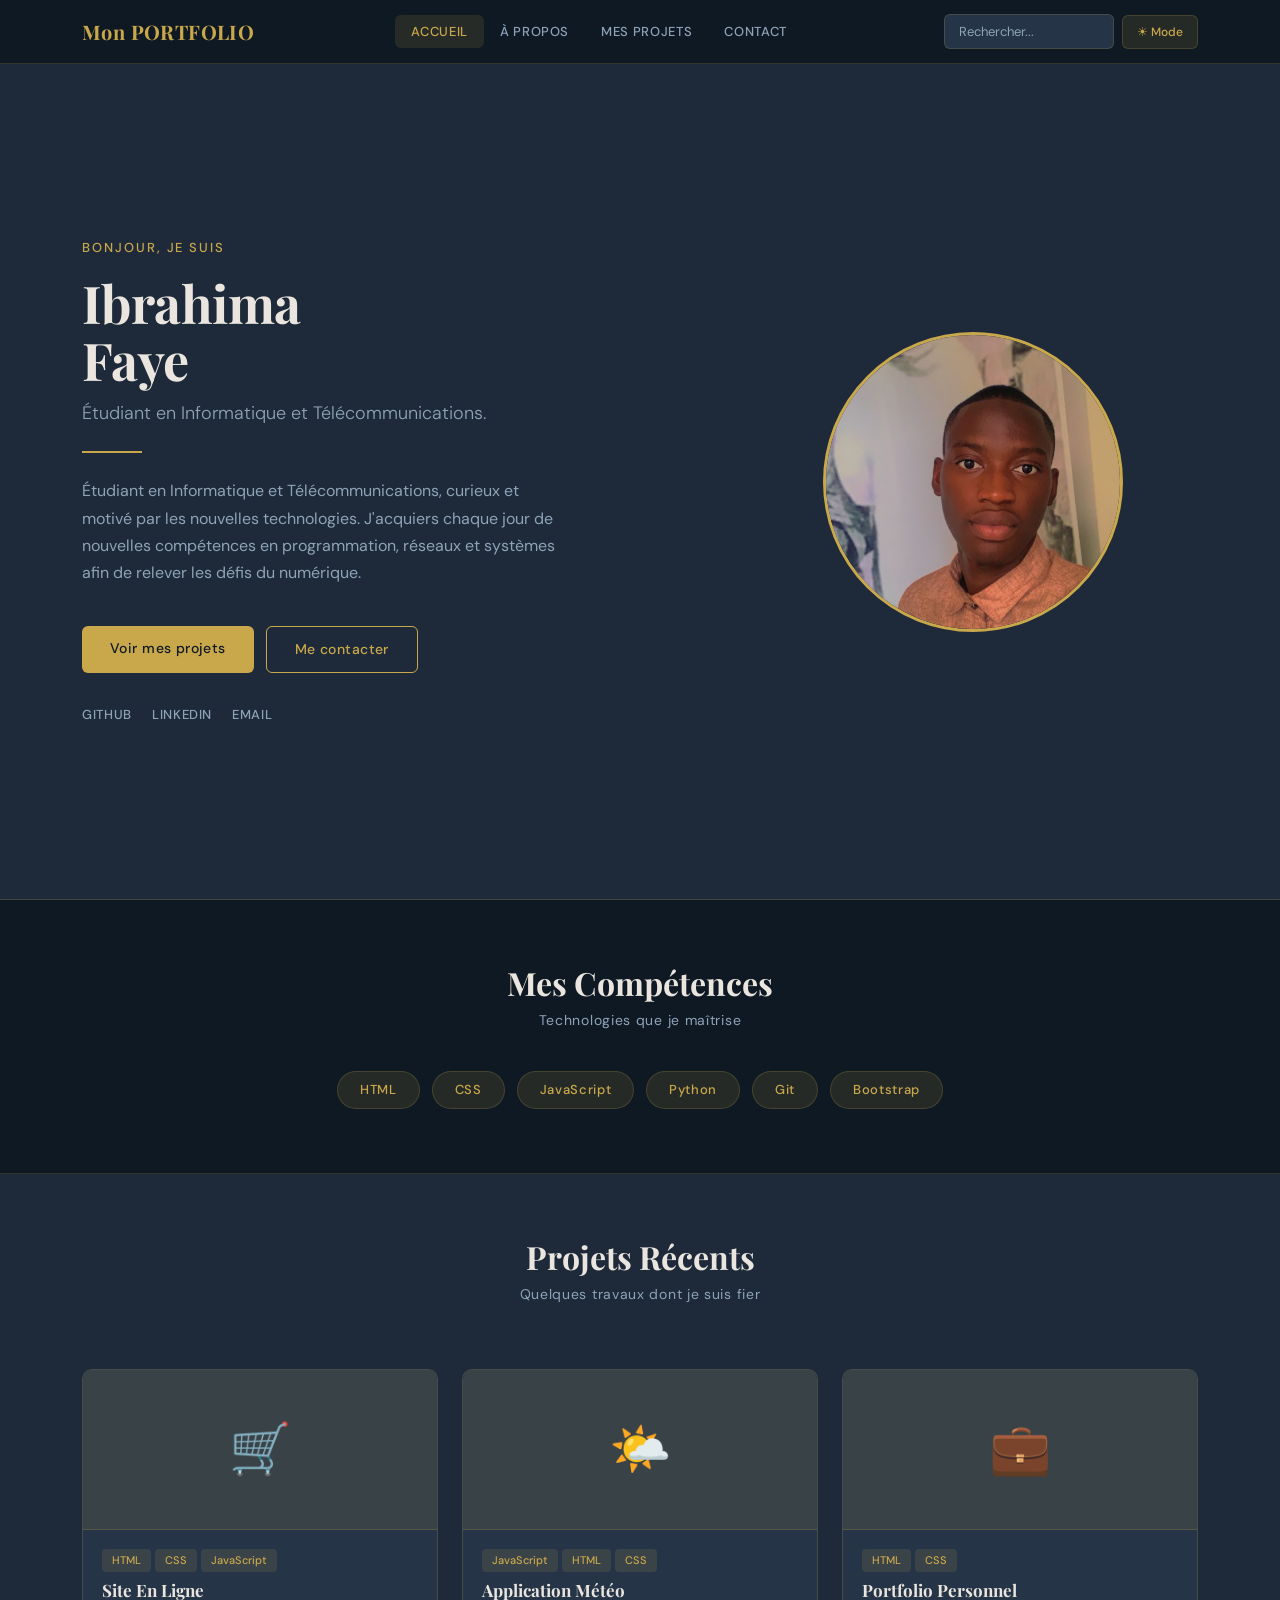
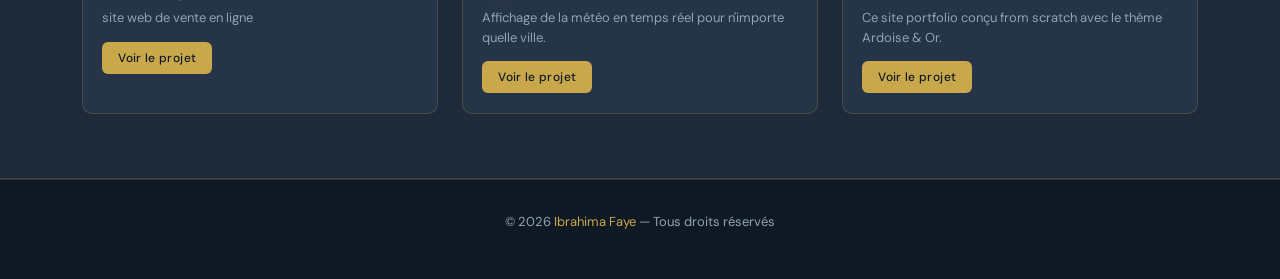
<file: index.html>
<!DOCTYPE html> 
<html lang="fr">
<head>
  <meta charset="UTF-8" />
  <meta name="viewport" content="width=device-width, initial-scale=1.0"/>
  <title>Portfolio — Ibrahima Faye</title>

  <!-- Google Fonts -->
  <link href="https://fonts.googleapis.com/css2?family=Playfair+Display:wght@400;700&family=DM+Sans:wght@300;400;500&display=swap" rel="stylesheet"/>

  <!-- Bootstrap 5 CDN -->
  <link href="https://cdn.jsdelivr.net/npm/bootstrap@5.3.0/dist/css/bootstrap.min.css" rel="stylesheet"/>

  <!-- CSS personnel -->
  <link rel="stylesheet" href="STYLE.css"/>
</head>
<body>

  <!-- NAVBAR -->
  <header>
    <nav class="navbar navbar-expand-lg fixed-top">
      <div class="container">

        <a class="navbar-logo" href="index.html">Mon PORTFOLIO</a>

        <!-- Burger Bootstrap pour mobile -->
        <button class="navbar-toggler" type="button" data-bs-toggle="collapse" data-bs-target="#navMenu">
          <span class="navbar-toggler-icon"></span>
        </button>
 
        <div class="collapse navbar-collapse" id="navMenu">
          <ul class="navbar-nav mx-auto">
            <li class="nav-item"><a class="nav-link active" href="index.html">ACCUEIL</a></li>
            <li class="nav-item"><a class="nav-link" href="A Propos.html">À PROPOS</a></li>
            <li class="nav-item"><a class="nav-link" href="MesProjets.html">MES PROJETS</a></li>
            <li class="nav-item"><a class="nav-link" href="Contact.html">CONTACT</a></li>
          </ul>
          <div class="d-flex align-items-center gap-2">
            <input type="text" class="nav-search" placeholder="Rechercher..."/>
            <!-- Bouton dark/light mode -->
            <button class="btn-mode" id="toggleMode">☀ Mode</button>
          </div>
        </div>

      </div>
    </nav>
  </header>

  <main>

    <!-- HERO -->
    <section class="hero" id="accueil">
      <div class="container">
        <div class="row align-items-center">

          <div class="col-lg-7 hero-texte fade-in">
            <p class="hero-salut">Bonjour, je suis</p>
            <h1 class="hero-nom">Ibrahima<br>Faye</h1>
            <p class="hero-titre">Étudiant en Informatique et Télécommunications.</p>
            <div class="hero-ligne"></div>
            <p class="hero-description">
              Étudiant en Informatique et Télécommunications, curieux et motivé par les nouvelles technologies.
              J'acquiers chaque jour de nouvelles compétences en programmation, 
              réseaux et systèmes afin de relever les défis du numérique. 
            </p>
            <div class="hero-boutons">
              <a href="MesProjets.html" class="btn-or">Voir mes projets</a>
              <a href="Contact.html" class="btn-contour">Me contacter</a>
              
            </div>
            <div class="hero-reseaux">
              <a href="https://github.com/ibrahimakhalilfaye6-a11y" target="_blank">GitHub</a>
              <a href="https://www.linkedin.com/in/ibrahima-xalil-89aa8a190/" target="_blank">LinkedIn</a>
              <a href="mailto:ibrahimakhalilfaye6@gmail.com">Email</a>
            </div>
          </div>

          <div class="col-lg-5 text-center fade-in">
           
            <img src="images/hero.JPG" alt="Photo de Ibrahima Faye" class="photo-cercle"/>
          </div>

        </div>
      </div>
    </section>

    <!-- COMPÉTENCES -->
    <section class="competences" id="competences">
      <div class="container text-center">
        <h2 class="section-titre fade-in">Mes Compétences</h2>
        <p class="section-sous-titre fade-in">Technologies que je maîtrise</p>
        <div class="competences-liste fade-in">
          <span class="badge-comp">HTML</span>
          <span class="badge-comp">CSS</span>
          <span class="badge-comp">JavaScript</span>
          <span class="badge-comp">Python</span> 
          <span class="badge-comp">Git</span>
          <span class="badge-comp">Bootstrap</span>
         
        </div>
      </div>
    </section>

    <!-- PROJETS  -->
    <section class="projets" id="projets">
      <div class="container">
        <h2 class="section-titre text-center fade-in">Projets Récents</h2>
        <p class="section-sous-titre text-center fade-in">Quelques travaux dont je suis fier</p>
        <div class="row g-4 mt-2">

          <article class="col-lg-4 col-md-6 fade-in">
            <div class="card projet-carte h-100">
              <div class="projet-image">🛒</div>
              <div class="card-body projet-info">
                <div class="projet-tags">
                  <span class="badge-tag">HTML</span>
                  <span class="badge-tag">CSS</span>
                  <span class="badge-tag">JavaScript</span>
                </div>
                <h3 class="card-title">Site En Ligne</h3>
                <p class="card-text">site web de vente en ligne</p>
                <div class="projet-liens">
                  <a href="Site de Vente.html" class="btn-or">Voir le projet</a>
                </div>
              </div>
            </div>
          </article>

          <article class="col-lg-4 col-md-6 fade-in">
            <div class="card projet-carte h-100">
              <div class="projet-image">🌤️</div>
              <div class="card-body projet-info">
                <div class="projet-tags">
                  <span class="badge-tag">JavaScript</span>
                  <span class="badge-tag">HTML</span>
                  <span class="badge-tag">CSS</span>
                </div>
                <h3 class="card-title">Application Météo</h3>
                <p class="card-text">Affichage de la météo en temps réel pour n'importe quelle ville.</p>
                <div class="projet-liens">
                  <a href="AppliMeteo.html" class="btn-or">Voir le projet</a>
                </div>
              </div>
            </div>
          </article>

          <article class="col-lg-4 col-md-6 fade-in">
            <div class="card projet-carte h-100">
              <div class="projet-image">💼</div>
              <div class="card-body projet-info">
                <div class="projet-tags">
                  <span class="badge-tag">HTML</span>
                  <span class="badge-tag">CSS</span>
                 
                </div>
                <h3 class="card-title">Portfolio Personnel</h3>
                <p class="card-text">Ce site portfolio conçu from scratch avec le thème Ardoise & Or.</p>
                <div class="projet-liens">
                  <a href="index.html" class="btn-or">Voir le projet</a>
                </div>
              </div>
            </div>
          </article>

        </div>
      </div>
    </section>

  </main>

  <!-- FOOTER -->
  <footer class="site-footer">
    <div class="container text-center">
      <p>© 2026 <span class="or">Ibrahima Faye</span> — Tous droits réservés</p>
    </div>
  </footer>

  <!-- Bootstrap JS -->
  <script src="https://cdn.jsdelivr.net/npm/bootstrap@5.3.0/dist/js/bootstrap.bundle.min.js"></script>
  
  <!-- JS externe  -->
  <script src="script.js"></script>

</body>
</html>
</file>
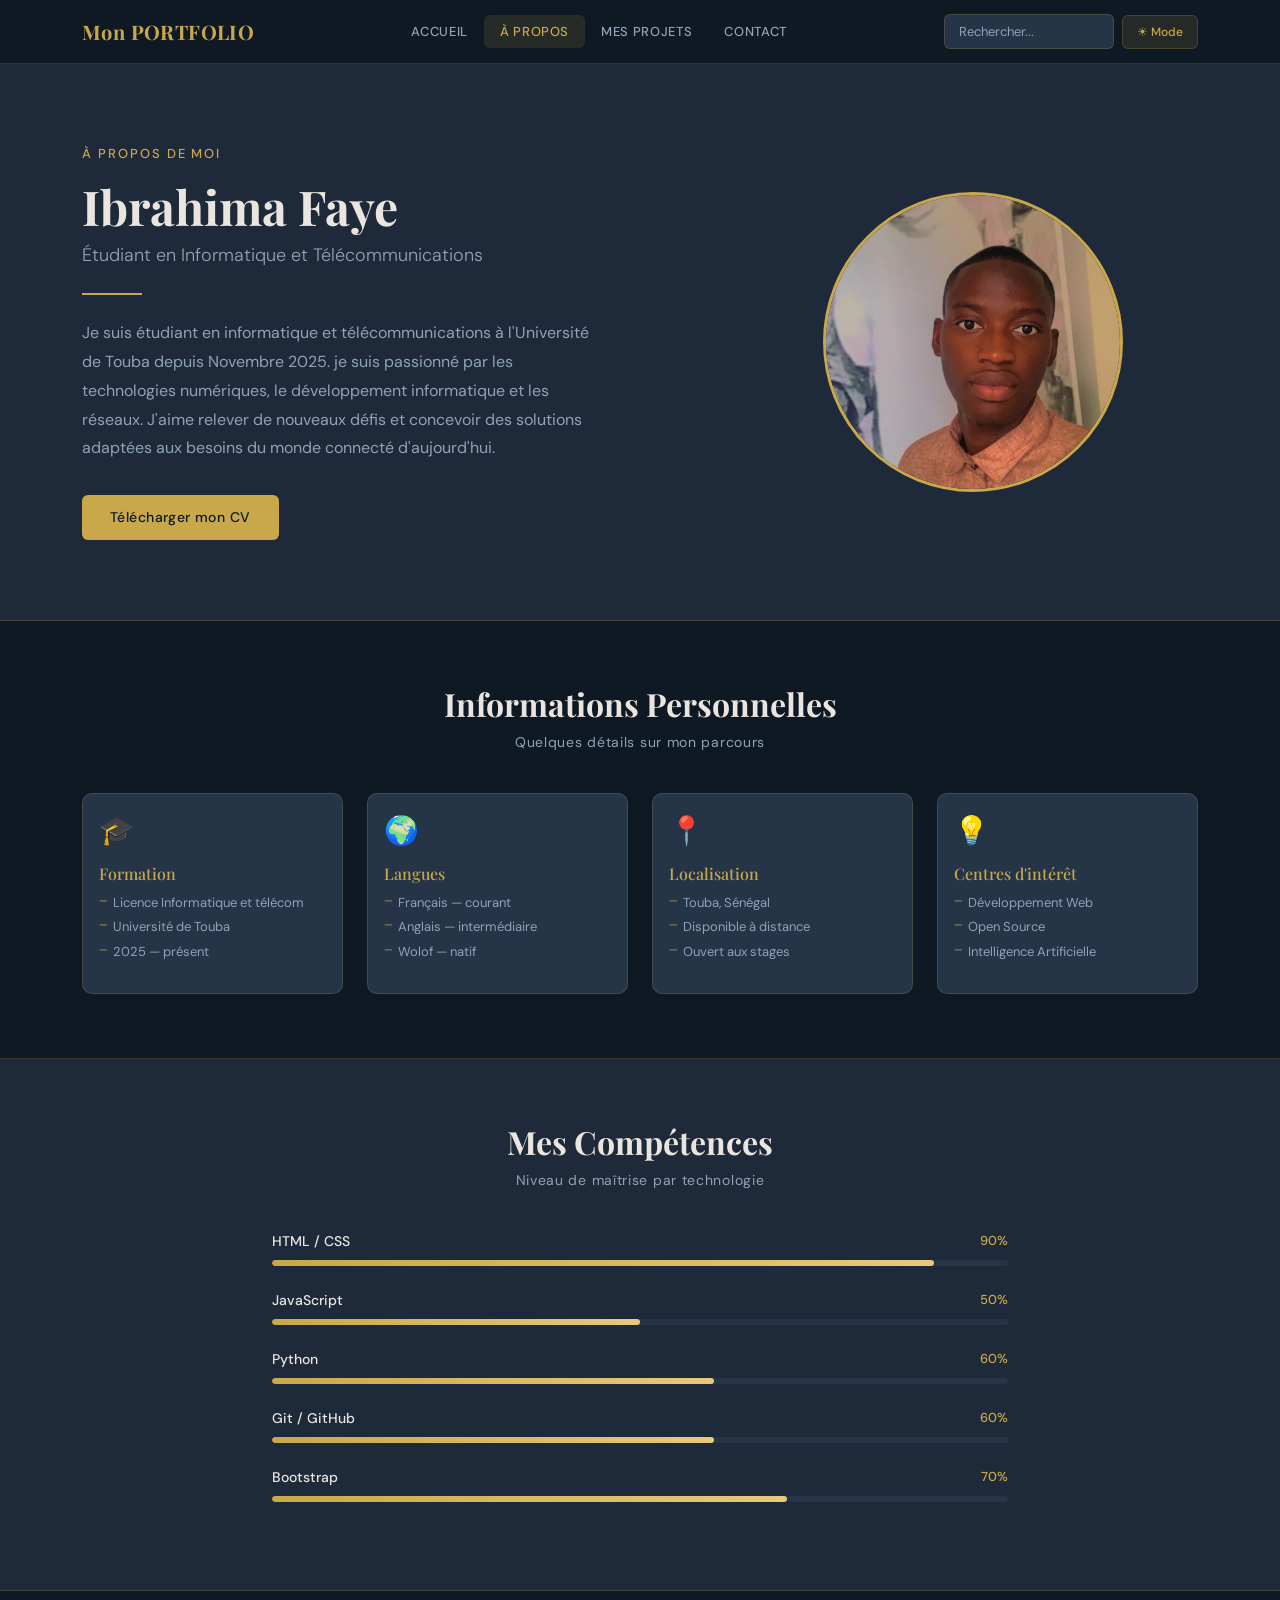
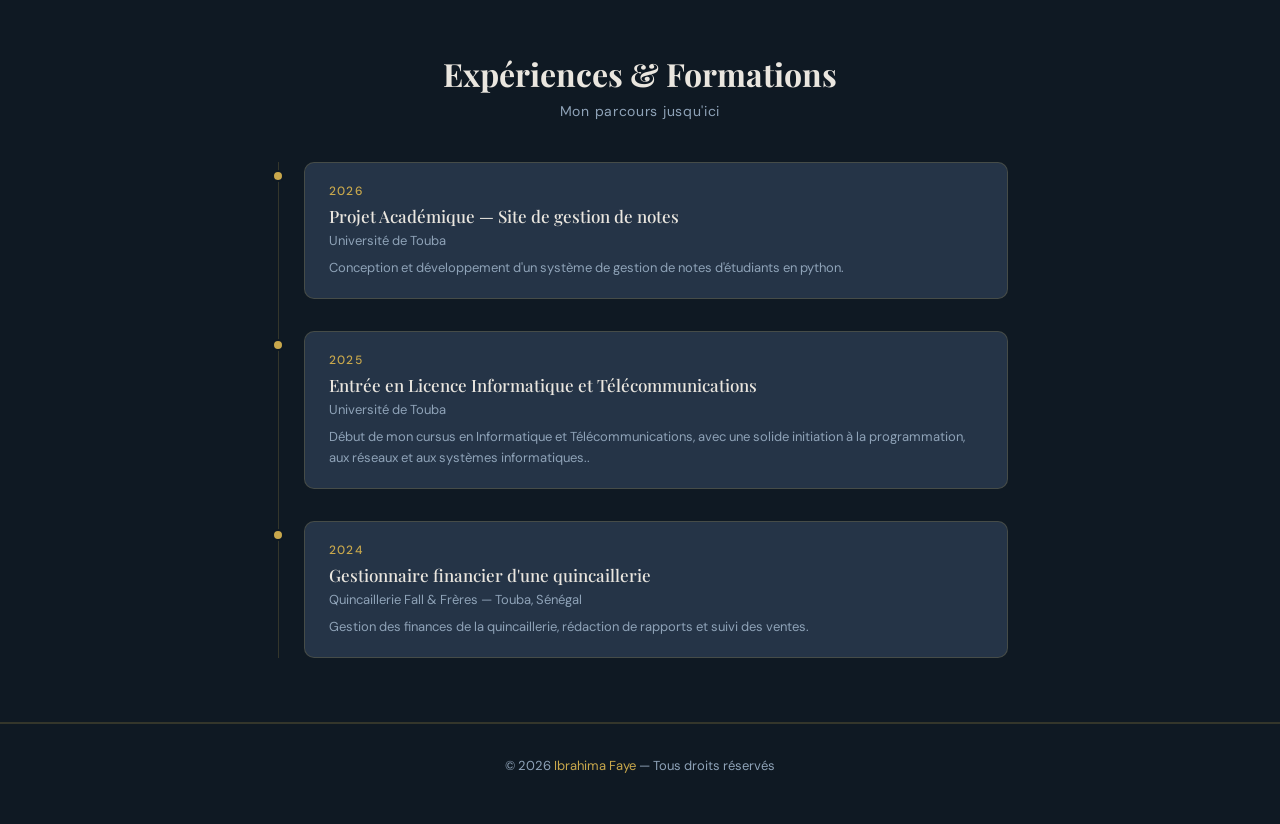
<file: A Propos.html>
<!DOCTYPE html>
<html lang="fr">
<head>
  <meta charset="UTF-8" />
  <meta name="viewport" content="width=device-width, initial-scale=1.0"/>
  <title>À Propos — Ibrahima Faye</title>

  <!-- Google Fonts -->
  <link href="https://fonts.googleapis.com/css2?family=Playfair+Display:wght@400;700&family=DM+Sans:wght@300;400;500&display=swap" rel="stylesheet"/>

  <!-- Bootstrap 5 CDN -->
  <link href="https://cdn.jsdelivr.net/npm/bootstrap@5.3.0/dist/css/bootstrap.min.css" rel="stylesheet"/>

  <!-- CSS personnel -->
  <link rel="stylesheet" href="STYLE.css"/>

</head>
<body>
    <!-- Liens --
      
</nav>
  <!-- NAVBAR — identique à index.html -->
  <header>
    <nav class="navbar navbar-expand-lg fixed-top">
      <div class="container">

        <a class="navbar-logo" href="index.html">Mon PORTFOLIO</a>

        <button class="navbar-toggler" type="button" data-bs-toggle="collapse" data-bs-target="#navMenu">
          <span class="navbar-toggler-icon"></span>
        </button>

        <div class="collapse navbar-collapse" id="navMenu">
          <ul class="navbar-nav mx-auto">
            <li class="nav-item"><a class="nav-link" href="index.html">ACCUEIL</a></li>
            <li class="nav-item"><a class="nav-link active" href="A Propos.html">À PROPOS</a></li>
            <li class="nav-item"><a class="nav-link" href="MesProjets.html">MES PROJETS</a></li>
            <li class="nav-item"><a class="nav-link" href="Contact.html">CONTACT</a></li>
          </ul>
          <div class="d-flex align-items-center gap-2">
            <input type="text" class="nav-search" placeholder="Rechercher..."/>
            <button class="btn-mode" id="toggleMode">☀ Mode</button>
          </div>
        </div>

      </div>
    </nav>
  </header>

  <main>

    <!-- HERO À PROPOS  -->
    <section class="ap-hero fade-in">
      <div class="container">
        <div class="row align-items-center">

          <div class="col-lg-7">
            <p class="ap-label">À Propos de moi</p>
            <h1 class="ap-nom">Ibrahima Faye</h1>
            <p class="ap-titre">Étudiant en Informatique et Télécommunications</p>
            <div class="ap-ligne"></div>
            <p class="ap-description">
              Je suis étudiant en informatique et télécommunications à l'Université de Touba depuis Novembre 2025.
              je suis passionné par les technologies numériques, le développement informatique et les réseaux. 
              J'aime relever de nouveaux défis et concevoir des solutions adaptées aux besoins du monde connecté d'aujourd'hui.
              
            </p>
            <a href="Mon__CV.pdf" class="btn-or" download>Télécharger mon CV</a>
          </div>

          <div class="col-lg-5 text-center mt-4 mt-lg-0">
     
            <img src="images/hero.JPG" alt="Photo de Ibrahima Faye" class="photo-cercle"/>
          </div>

        </div>
      </div>
    </section>

    <!-- INFORMATIONS PERSONNELLES -->
    <section class="infos">
      <div class="container">
        <h2 class="section-titre text-center fade-in">Informations Personnelles</h2>
        <p class="section-sous-titre text-center fade-in">Quelques détails sur mon parcours</p>
        <div class="row g-4">

          <article class="col-lg-3 col-md-6 fade-in">
            <div class="card info-carte h-100">
              <div class="card-body">
                <div class="info-icone">🎓</div>
                <h3>Formation</h3>
                <ul>
                  <li>Licence Informatique et télécom</li>
                  <li>Université de Touba</li>
                  <li>2025 — présent</li>
                </ul>
              </div>
            </div>
          </article>

          <article class="col-lg-3 col-md-6 fade-in">
            <div class="card info-carte h-100">
              <div class="card-body">
                <div class="info-icone">🌍</div>
                <h3>Langues</h3>
                <ul>
                  <li>Français — courant</li>
                  <li>Anglais — intermédiaire</li>
                  <li>Wolof — natif</li>
                </ul>
              </div>
            </div>
          </article>

          <article class="col-lg-3 col-md-6 fade-in">
            <div class="card info-carte h-100">
              <div class="card-body">
                <div class="info-icone">📍</div>
                <h3>Localisation</h3>
                <ul>
                  <li>Touba, Sénégal</li>
                  <li>Disponible à distance</li>
                  <li>Ouvert aux stages</li>
                </ul>
              </div>
            </div>
          </article>

          <article class="col-lg-3 col-md-6 fade-in">
            <div class="card info-carte h-100">
              <div class="card-body">
                <div class="info-icone">💡</div>
                <h3>Centres d'intérêt</h3>
                <ul>
                  <li>Développement Web</li>
                  <li>Open Source</li>
                  <li>Intelligence Artificielle</li>
                </ul>
              </div>
            </div>
          </article>

        </div>
      </div>
    </section>

    <!-- COMPÉTENCES AVEC BARRES -->
    <section class="competences-barres">
      <div class="container">
        <h2 class="section-titre text-center fade-in">Mes Compétences</h2>
        <p class="section-sous-titre text-center fade-in">Niveau de maîtrise par technologie</p>
        <div class="row justify-content-center">
          <div class="col-lg-8">

            <div class="comp-item fade-in">
              <div class="comp-header">
                <span class="comp-nom">HTML / CSS</span>
                <span class="comp-pct">90%</span>
              </div>
              <div class="barre-fond">
                <div class="barre-rempli" style="width: 90%;"></div>
              </div>
            </div>

            <div class="comp-item fade-in">
              <div class="comp-header">
                <span class="comp-nom">JavaScript</span>
                <span class="comp-pct">50%</span>
              </div>
              <div class="barre-fond">
                <div class="barre-rempli" style="width: 50%;"></div>
              </div>
            </div>

            <div class="comp-item fade-in">
              <div class="comp-header">
                <span class="comp-nom">Python</span>
                <span class="comp-pct">60%</span>
              </div>
              <div class="barre-fond">
                <div class="barre-rempli" style="width: 60%;"></div>
              </div>
            </div>

           

            <div class="comp-item fade-in">
              <div class="comp-header">
                <span class="comp-nom">Git / GitHub</span>
                <span class="comp-pct">60%</span>
              </div>
              <div class="barre-fond">
                <div class="barre-rempli" style="width: 60%;"></div>
              </div>
            </div>

            <div class="comp-item fade-in">
              <div class="comp-header">
                <span class="comp-nom">Bootstrap</span>
                <span class="comp-pct">70%</span>
              </div>
              <div class="barre-fond">
                <div class="barre-rempli" style="width: 70%;"></div>
              </div>
            </div>

          </div>
        </div>
      </div>
    </section>

    <!-- TIMELINE EXPÉRIENCES  -->
    <section class="experiences">
      <div class="container">
        <h2 class="section-titre text-center fade-in">Expériences & Formations</h2>
        <p class="section-sous-titre text-center fade-in">Mon parcours jusqu'ici</p>
        <div class="row justify-content-center">
          <div class="col-lg-8">

            <div class="timeline">

               <div class="timeline-item fade-in">
                <div class="timeline-point"></div>
                <div class="timeline-contenu">
                  <span class="timeline-date">2026</span>
                  <h3>Projet Académique — Site de gestion de notes</h3>
                  <p>Université de Touba</p>
                  <p class="timeline-desc">Conception et développement d'un système de gestion de notes d'étudiants en python.</p>
                </div>
              </div>


                <div class="timeline-item fade-in">
                <div class="timeline-point"></div>
                <div class="timeline-contenu">
                  <span class="timeline-date">2025</span>
                  <h3>Entrée en Licence Informatique et Télécommunications</h3>
                  <p>Université de Touba</p>
                  <p class="timeline-desc">Début de mon cursus en Informatique et Télécommunications, 
                    avec une solide initiation à la programmation, aux réseaux et aux systèmes informatiques..</p>  
                </div>
              </div>


              
              <div class="timeline-item fade-in">
                <div class="timeline-point"></div>
                <div class="timeline-contenu">
                  <span class="timeline-date">2024</span>
                  <h3>Gestionnaire financier d'une quincaillerie </h3>
                  <p>Quincaillerie Fall & Frères — Touba, Sénégal</p>
                  <p class="timeline-desc">Gestion des finances de la quincaillerie, rédaction de rapports et suivi des ventes.</p>
                </div>
              </div>



            </div>
          </div>
        </div>
      </div>
    </section>

  </main>

  <!-- FOOTER -->
  <footer class="site-footer">
    <div class="container text-center">
      <p>© 2026 <span class="or">Ibrahima Faye</span> — Tous droits réservés</p>
    </div>
  </footer>

  <!-- Bootstrap JS -->
  <script src="https://cdn.jsdelivr.net/npm/bootstrap@5.3.0/dist/js/bootstrap.bundle.min.js"></script>
  
  <!-- JS externe -->
  <script src="script.js"></script>

</body>
</html>
</file>
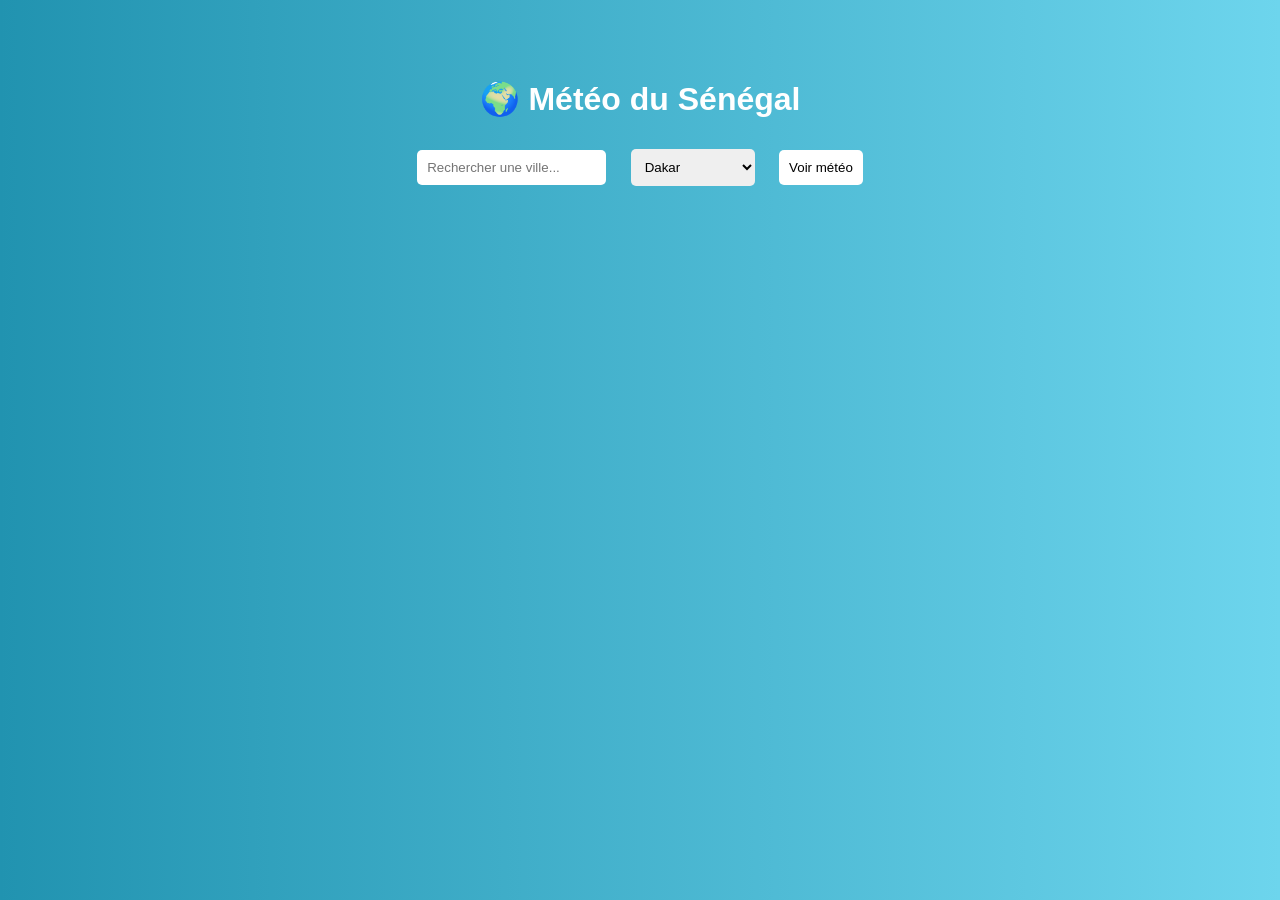
<file: AppliMeteo.html>
<!DOCTYPE html>
<html lang="fr">
<head>
<meta charset="UTF-8">
<title>Météo Sénégal PRO</title>
<meta name="viewport" content="width=device-width, initial-scale=1.0">

<style>
    body {
    font-family: Arial;
    background: linear-gradient(to right, #2193b0, #6dd5ed);
    text-align: center;
    color: white;
}

.container {
    margin-top: 80px;
}

input, select, button {
    padding: 10px;
    margin: 10px;
    border-radius: 5px;
    border: none;
}

button {
    background: white;
    cursor: pointer;
}

#result {
    margin-top: 20px;
    font-size: 22px;
}
</style>
</head>

<body>

<div class="container">

    <h1>🌍 Météo du Sénégal</h1>

    <input type="text" id="search" placeholder="Rechercher une ville..." onkeyup="filterCities()">

    <select id="city"></select>

    <button onclick="getWeather()">Voir météo</button>

    <div id="result"></div>

</div>

<script>
    const cities = [
    "Dakar","Thiès","Saint-Louis","Kaolack","Ziguinchor",
    "Touba","Mbour","Rufisque","Tambacounda","Kolda",
    "Louga","Fatick"
];

// remplir select
const select = document.getElementById("city");

cities.forEach(city => {
    let option = document.createElement("option");
    option.value = city;
    option.textContent = city;
    select.appendChild(option);
});

// filtrer recherche
function filterCities() {
    let input = document.getElementById("search").value.toLowerCase();
    select.innerHTML = "";

    cities
    .filter(city => city.toLowerCase().includes(input))
    .forEach(city => {
        let option = document.createElement("option");
        option.value = city;
        option.textContent = city;
        select.appendChild(option);
    });
}

// météo fictive PRO
function getWeather() {
    let city = document.getElementById("city").value;

    // température fictive réaliste Sénégal (20°C - 45°C)
    let temp = Math.floor(Math.random() * 25) + 20;

    let conditions = ["☀️ Ensoleillé", "⛅ Nuageux", "🌧️ Pluvieux"];
    let weather = conditions[Math.floor(Math.random() * conditions.length)];

    document.getElementById("result").innerHTML = `
        <h2>${city}</h2>
        <p>🌡️ Température : ${temp}°C</p>
        <p>${weather}</p>
    `;
}
</script>

</body>
</html>
</file>
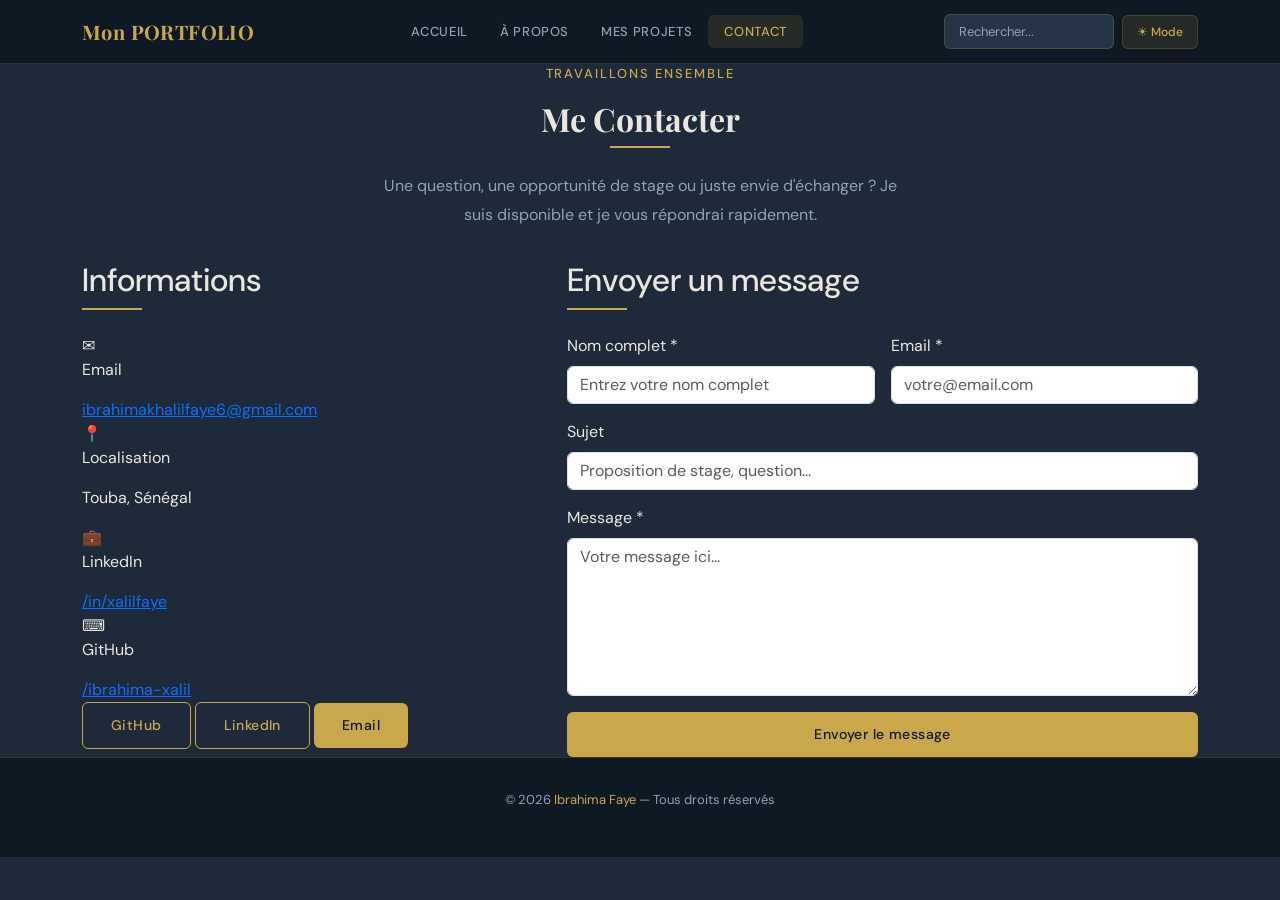
<file: Contact.html>
<!DOCTYPE html>
<html lang="fr">
<head>
  <meta charset="UTF-8" />
  <meta name="viewport" content="width=device-width, initial-scale=1.0"/>
  <title>Contact — Ibrahima Faye</title>

  <!-- Google Fonts -->
  <link href="https://fonts.googleapis.com/css2?family=Playfair+Display:wght@400;700&family=DM+Sans:wght@300;400;500&display=swap" rel="stylesheet"/>

  <!-- Bootstrap 5 CDN -->
  <link href="https://cdn.jsdelivr.net/npm/bootstrap@5.3.0/dist/css/bootstrap.min.css" rel="stylesheet"/>

  <!-- CSS personnel -->
  <link rel="stylesheet" href="STYLE.css"/>
</head>
<body>

  <!-- NAVBAR -->
  <header>
    <nav class="navbar navbar-expand-lg fixed-top">
      <div class="container">

        <a class="navbar-logo" href="Index.html">Mon PORTFOLIO</a>

        <button class="navbar-toggler" type="button" data-bs-toggle="collapse" data-bs-target="#navMenu">
          <span class="navbar-toggler-icon"></span>
        </button>

        <div class="collapse navbar-collapse" id="navMenu">
          <ul class="navbar-nav mx-auto">
            <li class="nav-item"><a class="nav-link" href="index.html">ACCUEIL</a></li>
            <li class="nav-item"><a class="nav-link" href="A Propos.html">À PROPOS</a></li>
            <li class="nav-item"><a class="nav-link" href="MesProjets.html">MES PROJETS</a></li>
            <li class="nav-item"><a class="nav-link active" href="Contact.html">CONTACT</a></li>
          </ul>
          <div class="d-flex align-items-center gap-2">
            <input type="text" class="nav-search" placeholder="Rechercher..."/>
            <button class="btn-mode" id="toggleMode">☀ Mode</button>
          </div>
        </div>

      </div>
    </nav>
  </header>

  <main>

    <!-- HERO CONTACT -->
    <section class="contact-hero fade-in">
      <div class="container text-center">
        <p class="ap-label">Travaillons ensemble</p>
        <h1 class="section-titre">Me Contacter</h1>
        <div class="hero-ligne mx-auto"></div>
        <p class="ap-description mx-auto">
          Une question, une opportunité de stage ou juste envie d'échanger ?
          Je suis disponible et je vous répondrai rapidement.
        </p>
      </div>
    </section>

    <!-- CONTENU CONTACT -->
    <section class="contact-contenu">
      <div class="container">
        <div class="row g-5">

          <!-- INFOS DE CONTACT -->
          <div class="col-lg-5 fade-in">
            <h2 class="contact-titre">Informations</h2>
            <div class="hero-ligne"></div>

            <div class="contact-item">
              <div class="contact-icone">✉</div>
              <div>
                <p class="contact-label">Email</p>
                <a href="mailto:ibrahimakhalilfaye6@gmail.com" class="contact-valeur">ibrahimakhalilfaye6@gmail.com</a>
              </div>
            </div>

            <div class="contact-item">
              <div class="contact-icone">📍</div>
              <div>
                <p class="contact-label">Localisation</p>
                <p class="contact-valeur">Touba, Sénégal</p>
              </div>
            </div>

            <div class="contact-item">
              <div class="contact-icone">💼</div>
              <div>
                <p class="contact-label">LinkedIn</p>
                <a href="https://www.linkedin.com/in/ibrahima-xalil-89aa8a190/" target="_blank" class="contact-valeur">/in/xalilfaye</a>
              </div>
            </div>

            <div class="contact-item">
              <div class="contact-icone">⌨</div>
              <div>
                <p class="contact-label">GitHub</p>
                <a href="https://github.com/ibrahimakhalilfaye6-a11y" target="_blank" class="contact-valeur">/ibrahima-xalil</a>
              </div>
            </div>

            <!-- RÉSEAUX SOCIAUX -->
            <div class="contact-reseaux">
              <a href="https://github.com/ibrahimakhalilfaye6-a11y" target="_blank" class="btn-contour">GitHub</a>
              <a href="https://www.linkedin.com/in/ibrahima-xalil-89aa8a190/" target="_blank" class="btn-contour">LinkedIn</a>
              <a href="mailto:ibrahimakhalilfaye6@gmail.com" class="btn-or">Email</a>
            </div>

          </div>

          <!-- FORMULAIRE DE CONTACT -->
          <div class="col-lg-7 fade-in">
            <h2 class="contact-titre">Envoyer un message</h2>
            <div class="hero-ligne"></div>

            <!-- Alerte résultat (affichée par JS) -->
            <div id="alerte" style="display:none;"></div>

            <form
              id="contactForm"
              class="contact-form"
              action="https://formsubmit.co/ajax/ibrahimakhalilfaye6@gmail.com"
              method="POST"
              novalidate
            >
              <input type="hidden" name="_subject" value="Nouveau message depuis le portfolio" />

              <div class="row g-3">

                <div class="col-md-6">
                  <label for="nom" class="form-label contact-label">Nom complet *</label>
                  <input
                    type="text"
                    id="nom"
                    name="nom"
                    class="form-control champ"
                    placeholder="Entrez votre nom complet"
                  />
                </div>

                <div class="col-md-6">
                  <label for="email" class="form-label contact-label">Email *</label>
                  <input
                    type="email"
                    id="email"
                    name="email"
                    class="form-control champ"
                    placeholder="votre@email.com"
                  />
                </div>

                <div class="col-12">
                  <label for="sujet" class="form-label contact-label">Sujet</label>
                  <input
                    type="text"
                    id="sujet"
                    name="sujet"
                    class="form-control champ"
                    placeholder="Proposition de stage, question..."
                  />
                </div>

                <div class="col-12">
                  <label for="message" class="form-label contact-label">Message *</label>
                  <textarea
                    id="message"
                    name="message"
                    class="form-control champ"
                    rows="6"
                    placeholder="Votre message ici..."
                  ></textarea>
                </div>

                <div class="col-12">
                  <button type="submit" class="btn-or w-100">Envoyer le message</button>
                </div>

              </div>
            </form>
          </div>

        </div>
      </div>
    </section>

  </main>

  <!-- FOOTER -->
  <footer class="site-footer">
    <div class="container text-center">
      <p>© 2026 <span class="or">Ibrahima Faye</span> — Tous droits réservés</p>
    </div>
  </footer>

  <!-- Bootstrap JS -->
  <script src="https://cdn.jsdelivr.net/npm/bootstrap@5.3.0/dist/js/bootstrap.bundle.min.js"></script>
  
  <!-- JS externe -->
  <script src="script.js"></script>

</body>
</html>
</file>
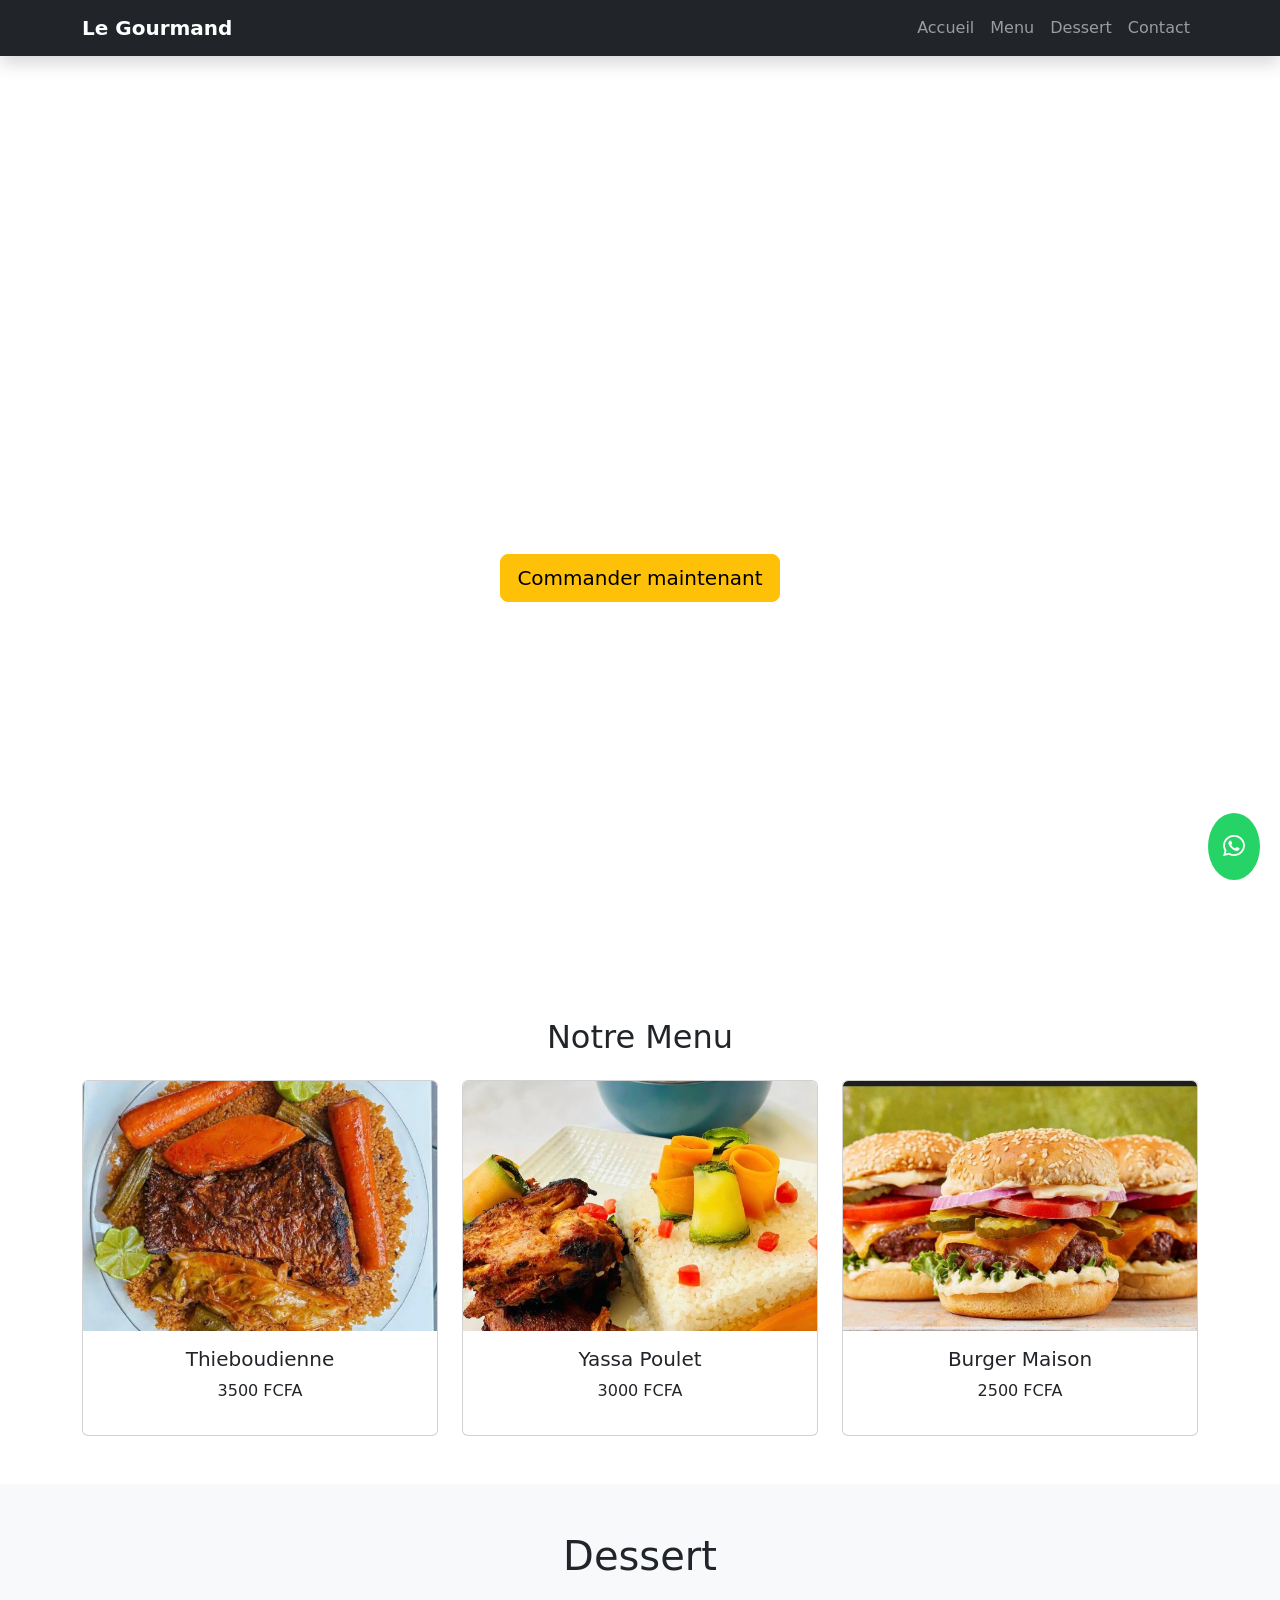
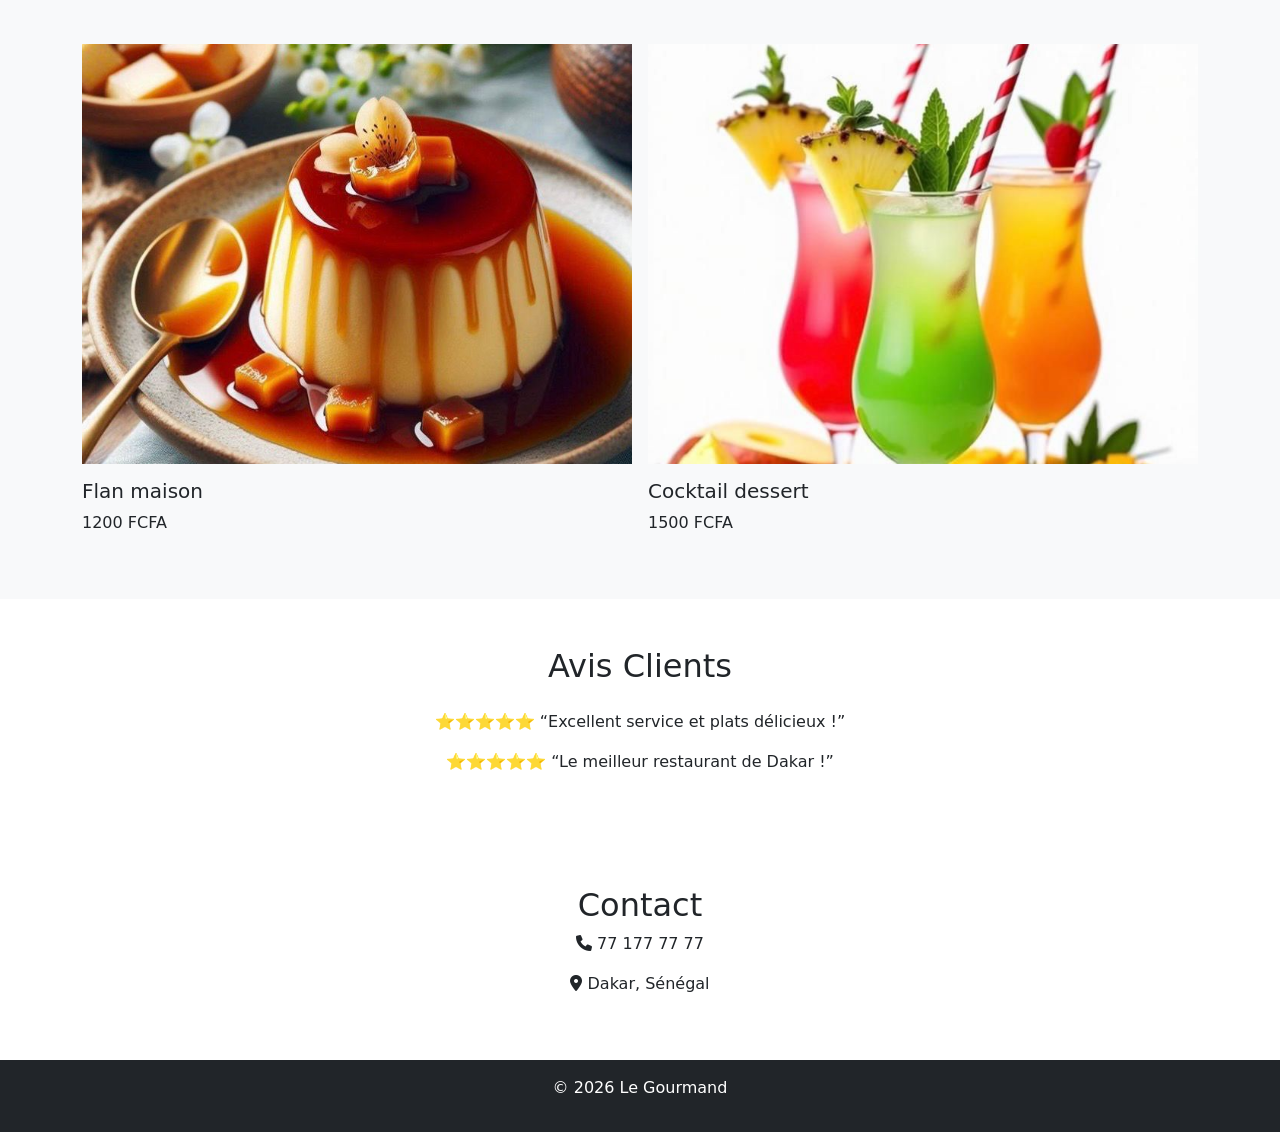
<file: FastFood.html>
<!DOCTYPE html>
<html lang="fr">
<head>
<meta charset="UTF-8">
<meta name="viewport" content="width=device-width, initial-scale=1.0">
<title>Chez Xalil Saflé</title>

<link href="https://cdn.jsdelivr.net/npm/bootstrap@5.3.0/dist/css/bootstrap.min.css" rel="stylesheet">

<link rel="stylesheet" href="https://cdnjs.cloudflare.com/ajax/libs/font-awesome/6.0.0/css/all.min.css">
<style>
    body {
    margin-top: 70px;
    scroll-behavior: smooth;
}

/* HERO */
.hero {
    height: 100vh;
    background: url("https://source.unsplash.com/1600x900/?restaurant") center/cover;
}

/* CARDS */
.menu-card {
    transition: 0.3s;
    overflow: hidden;
}

.menu-card img {
    width: 100%;
    height: 250px;
    object-fit: cover;
    display: block;
}

.menu-card:hover {
    transform: scale(1.05);
}

/* GALERIE */
.gallery-img {
    width: 100%;
    height: 420px;
    object-fit: cover;
    display: block;
    margin-bottom: 15px;
    transition: 0.3s;
}

.gallery-img:hover {
    transform: scale(1.03);
}

/* WHATSAPP */
.whatsapp {
    position: fixed;
    bottom: 20px;
    right: 20px;
    background: #25D366;
    color: white;
    padding: 15px;
    border-radius: 50%;
    font-size: 25px;
}
</style>
</head>
<body>

<!-- NAVBAR -->
<nav class="navbar navbar-expand-lg navbar-dark bg-dark fixed-top shadow">
  <div class="container">
    <a class="navbar-brand fw-bold" href="#">Le Gourmand</a>
    <button class="navbar-toggler" data-bs-toggle="collapse" data-bs-target="#nav">
      <span class="navbar-toggler-icon"></span>
    </button>

    <div class="collapse navbar-collapse" id="nav">
      <ul class="navbar-nav ms-auto">
        <li><a class="nav-link" href="#home">Accueil</a></li>
        <li><a class="nav-link" href="#menu">Menu</a></li>
        <li><a class="nav-link" href="#gallery">Dessert</a></li>
        <li><a class="nav-link" href="#contact">Contact</a></li>
      </ul>
    </div>
  </div>
</nav>

<!-- HERO -->
<section id="home" class="hero d-flex align-items-center text-center">
  <div class="container text-white">
    <h1 class="display-4 fw-bold">Chez Xalil Saflé</h1>
    <p>Une expérience culinaire unique à Dakar</p>
    <a href="#menu" class="btn btn-warning btn-lg">Commander maintenant</a>
  </div>
</section>

<!-- MENU -->
<section id="menu" class="py-5 text-center">
  <div class="container">
    <h2>Notre Menu</h2>

    <div class="row mt-4">

      <div class="col-md-4">
        <div class="card menu-card">
          <img src="thieb.jpeg" class="card-img-top">
          <div class="card-body">
            <h5>Thieboudienne</h5>
            <p>3500 FCFA</p>
          </div>
        </div>
      </div>

      <div class="col-md-4">
        <div class="card menu-card">
          <img src="yassa.jpeg" class="card-img-top">
          <div class="card-body">
            <h5>Yassa Poulet</h5>
            <p>3000 FCFA</p>
          </div>
        </div>
      </div>

      <div class="col-md-4">
        <div class="card menu-card">
          <img src="burger.jpeg" class="card-img-top">
          <div class="card-body">
            <h5>Burger Maison</h5>
            <p>2500 FCFA</p>
          </div>
        </div>
      </div>

    </div>
  </div>
</section>

<!-- DESSERTS -->
<section id="gallery" class="bg-light py-5 text-center">
  <div class="container">
    <div class="row">
      <div class="col-12">
        <h1 class="mb-4">Dessert</h1>
      </div>
    </div>

    <div class="row mt-4 g-3">
      <div class="col-12 col-md-6 text-start px-2">
        <img src="flan.jpeg" class="img-fluid gallery-img" alt="Dessert">
        <h5 class="mt-2">Flan maison</h5>
        <p>1200 FCFA</p>
      </div>
      <div class="col-12 col-md-6 text-start px-2">
        <img src="cocktail.jpeg" class="img-fluid gallery-img" alt="Dessert aléatoire">
        <h5 class="mt-2">Cocktail dessert</h5>
        <p>1500 FCFA</p>
      </div>
    </div>
  </div>
</section>

<!-- TEMOIGNAGES -->
<section class="py-5 text-center">
  <div class="container">
    <h2>Avis Clients</h2>

    <p class="mt-4">⭐️⭐️⭐️⭐️⭐️ “Excellent service et plats délicieux !”</p>
    <p>⭐️⭐️⭐️⭐️⭐️ “Le meilleur restaurant de Dakar !”</p>
  </div>
</section>

<!-- CONTACT -->
<section id="contact" class="py-5 text-center">
  <div class="container">
    <h2>Contact</h2>
    <p><i class="fas fa-phone"></i> 77 177 77 77</p>
    <p><i class="fas fa-map-marker-alt"></i> Dakar, Sénégal</p>
  </div>
</section>

<!-- WHATSAPP -->
<a href="https://wa.me/221771777777" class="whatsapp" target="_blank">
  <i class="fab fa-whatsapp"></i>
</a>

<!-- FOOTER -->
<footer class="bg-dark text-white text-center p-3">
  <p>© 2026 Le Gourmand</p>
</footer>

<script src="https://cdn.jsdelivr.net/npm/bootstrap@5.3.0/dist/js/bootstrap.bundle.min.js"></script>
</body>
</html>
</file>
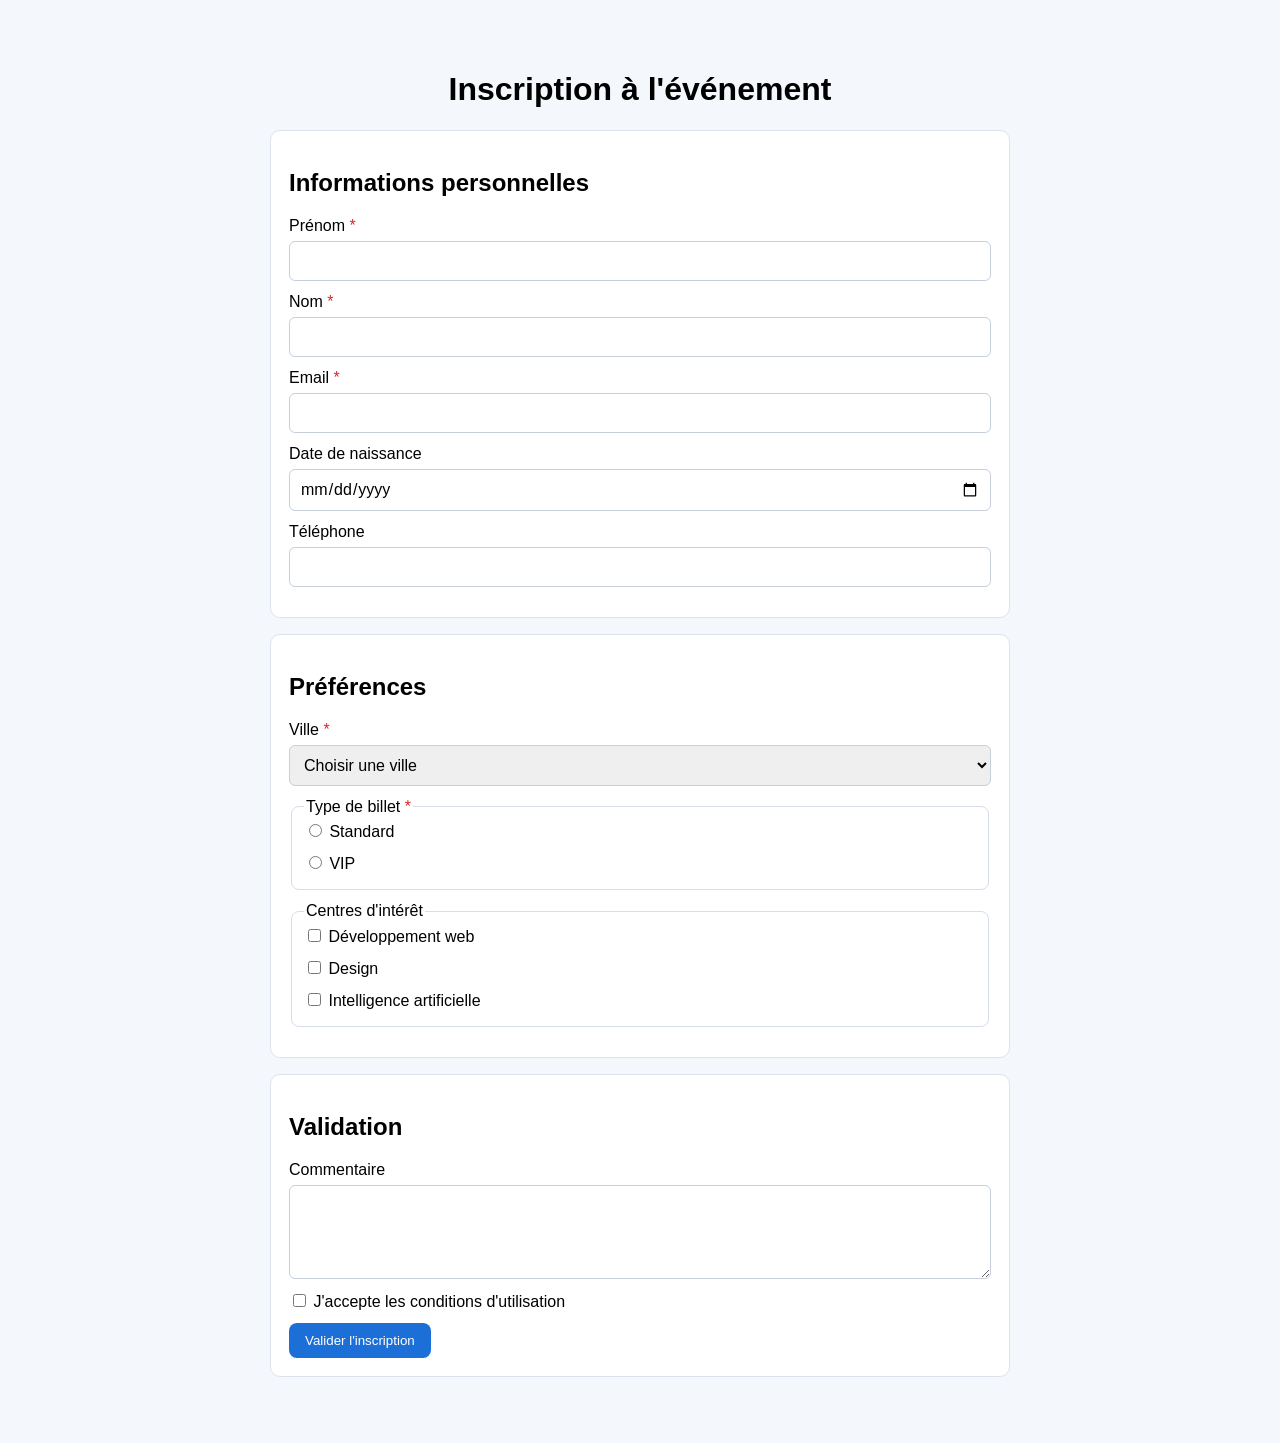
<file: FormInscript.html>
<!DOCTYPE html>
<html lang="fr">
<head>
  <meta charset="UTF-8">
  <meta name="viewport" content="width=device-width, initial-scale=1.0">
  <title>Formulaire d'inscription</title>
  <style>
    * {
  box-sizing: border-box;
}

body {
  margin: 0;
  font-family: Arial, sans-serif;
  background: #f4f7fb;
}

.conteneur {
  max-width: 780px;
  margin: 30px auto;
  padding: 20px;
}

h1 {
  text-align: center;
}

.section {
  background: #fff;
  border: 1px solid #dce3ef;
  border-radius: 10px;
  padding: 18px;
  margin-bottom: 16px;
}

.champ {
  display: flex;
  flex-direction: column;
  gap: 6px;
  margin-bottom: 12px;
}

.champ input,
.champ select,
.champ textarea {
  padding: 10px;
  border: 1px solid #c7cfdb;
  border-radius: 6px;
  font: inherit;
}

.champ input:focus,
.champ select:focus,
.champ textarea:focus {
  outline: none;
  border-color: #1d6fd8;
  box-shadow: 0 0 0 2px rgba(29, 111, 216, 0.2);
}

.requis::after {
  content: " *";
  color: #d62828;
}

fieldset.champ {
  border: 1px solid #d7deea;
  border-radius: 8px;
}

fieldset.champ label {
  margin-bottom: 6px;
}

.ligne {
  flex-direction: row;
  align-items: center;
}

button {
  border: none;
  background: #1d6fd8;
  color: #fff;
  padding: 10px 16px;
  border-radius: 8px;
  cursor: pointer;
}

button:hover {
  background: #145ab3;
}
  </style>
</head>
<body>
  <main class="conteneur">
    <h1>Inscription à l'événement</h1>
    <form action="#" method="post" class="formulaire">
      <div class="section">
        <h2>Informations personnelles</h2>
        <div class="champ">
          <label class="requis" for="prenom">Prénom</label>
          <input type="text" id="prenom" name="prenom" required>
        </div>
        <div class="champ">
          <label class="requis" for="nom">Nom</label>
          <input type="text" id="nom" name="nom" required>
        </div>
        <div class="champ">
          <label class="requis" for="email">Email</label>
          <input type="email" id="email" name="email" required>
        </div>
        <div class="champ">
          <label for="naissance">Date de naissance</label>
          <input type="date" id="naissance" name="naissance">
        </div>
        <div class="champ">
          <label for="telephone">Téléphone</label>
          <input type="tel" id="telephone" name="telephone">
        </div>
      </div>

      <div class="section">
        <h2>Préférences</h2>
        <div class="champ">
          <label class="requis" for="ville">Ville</label>
          <select id="ville" name="ville" required>
            <option value="">Choisir une ville</option>
            <option>Dakar</option>
            <option>Thiès</option>
            <option>Saint-Louis</option>
            <option>Kaolack</option>
          </select>
        </div>

        <fieldset class="champ">
          <legend class="requis">Type de billet</legend>
          <label><input type="radio" name="billet" value="standard" required> Standard</label>
          <label><input type="radio" name="billet" value="vip"> VIP</label>
        </fieldset>

        <fieldset class="champ">
          <legend>Centres d'intérêt</legend>
          <label><input type="checkbox" name="interets" value="web"> Développement web</label>
          <label><input type="checkbox" name="interets" value="design"> Design</label>
          <label><input type="checkbox" name="interets" value="ia"> Intelligence artificielle</label>
        </fieldset>
      </div>

      <div class="section">
        <h2>Validation</h2>
        <div class="champ">
          <label for="commentaire">Commentaire</label>
          <textarea id="commentaire" name="commentaire" rows="4"></textarea>
        </div>
        <div class="champ ligne">
          <label for="conditions">
            <input type="checkbox" id="conditions" name="conditions" required>
            J'accepte les conditions d'utilisation
          </label>
        </div>
        <button type="submit">Valider l'inscription</button>
      </div>
    </form>
  </main>
</body>
</html>
</file>
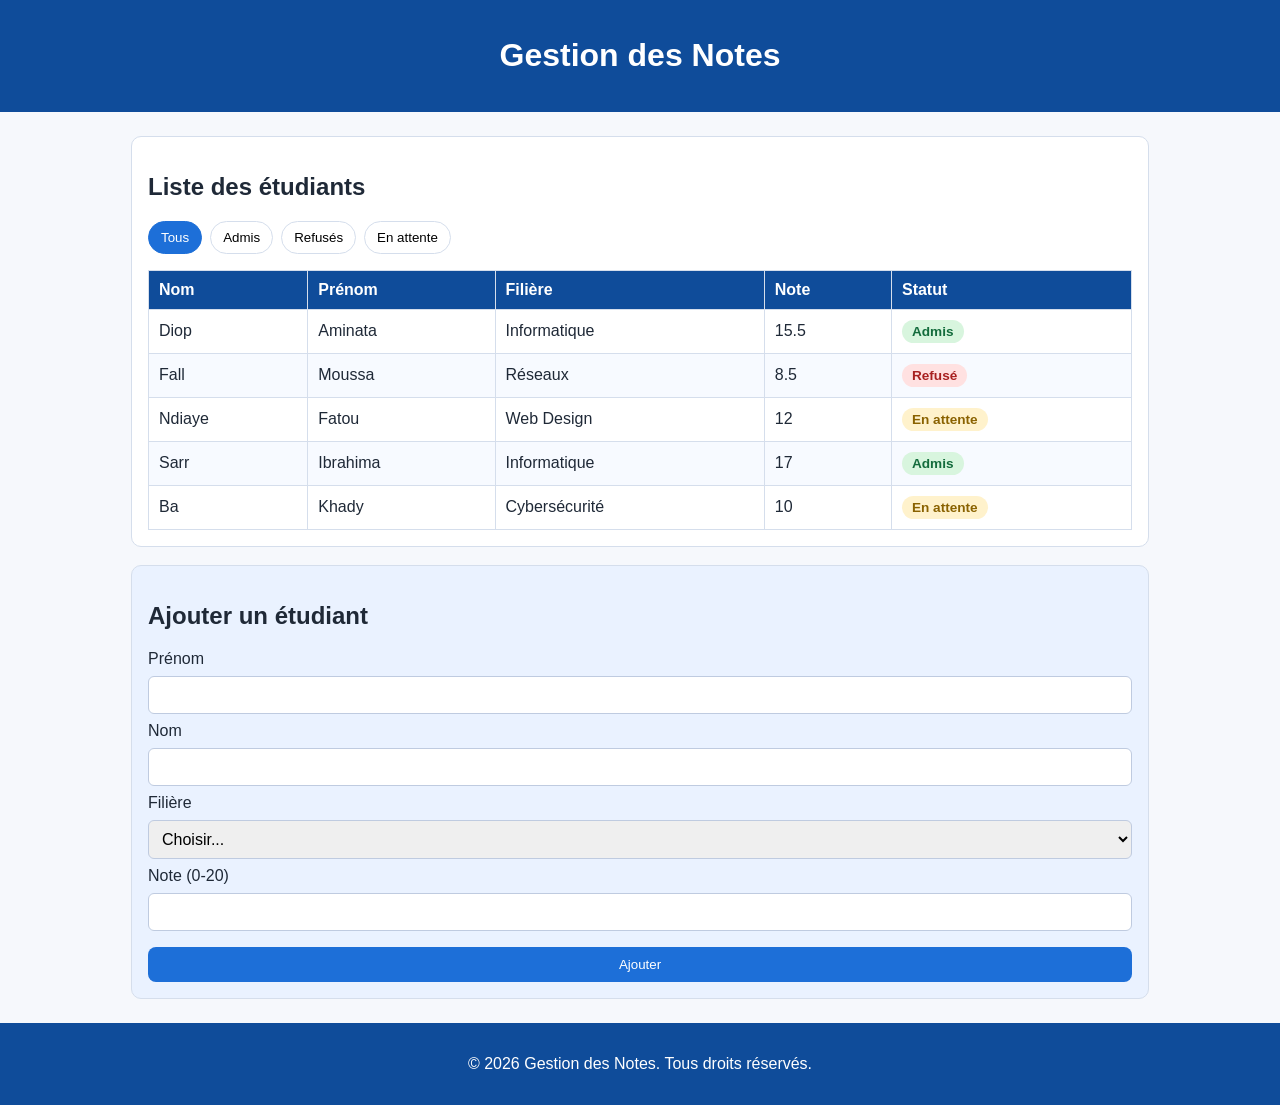
<file: Gestion Des Notes.html>
<!DOCTYPE html>
<html lang="fr">
<head>
  <meta charset="UTF-8">
  <meta name="viewport" content="width=device-width, initial-scale=1.0">
  <title>Gestion des Notes</title>
  <style>
:root {
  --bleu-900: #0f4c9a;
  --bleu-700: #1d6fd8;
  --bleu-100: #eaf2ff;
  --gris-100: #f6f8fc;
  --gris-300: #d5deec;
  --texte: #1f2937;
  --ok-bg: #d8f5de;
  --ok-txt: #146c3d;
  --ko-bg: #ffe1e1;
  --ko-txt: #a82020;
  --wait-bg: #fff2cc;
  --wait-txt: #8a6200;
}
* { box-sizing: border-box; }
body { margin: 0; font-family: Arial, sans-serif; background: var(--gris-100); color: var(--texte); }
header, footer { text-align: center; padding: 16px; background: var(--bleu-900); color: #fff; }
main { max-width: 1050px; margin: 24px auto; padding: 0 16px; }
section { background: #fff; border: 1px solid var(--gris-300); border-radius: 10px; padding: 16px; margin-bottom: 18px; }
.filtres { list-style: none; padding: 0; display: flex; gap: 8px; flex-wrap: wrap; }
.filtre { border: 1px solid var(--gris-300); background: #fff; padding: 8px 12px; border-radius: 999px; cursor: pointer; }
.filtre.actif { background: var(--bleu-700); color: #fff; border-color: var(--bleu-700); }
.table-responsive { overflow-x: auto; }
.etudiants { width: 100%; border-collapse: collapse; min-width: 700px; }
.etudiants th, .etudiants td { border: 1px solid var(--gris-300); padding: 10px; text-align: left; }
.etudiants thead th { background: var(--bleu-900); color: #fff; }
.etudiants tbody tr:nth-child(even) { background: #f7faff; }
.etudiants tbody tr:hover { background: #eaf2ff; }
.badge { display: inline-block; padding: 4px 10px; border-radius: 999px; font-weight: 700; font-size: 0.85rem; }
.badge.admis   { background: var(--ok-bg);   color: var(--ok-txt); }
.badge.refuse  { background: var(--ko-bg);   color: var(--ko-txt); }
.badge.attente { background: var(--wait-bg); color: var(--wait-txt); }
#ajout-etudiant { background: var(--bleu-100); }
form { display: grid; gap: 8px; }
input, select { border: 1px solid #bfcbe0; border-radius: 6px; padding: 9px; font: inherit; }
button[type="submit"] { margin-top: 8px; border: none; background: var(--bleu-700); color: #fff; padding: 10px 14px; border-radius: 8px; cursor: pointer; }
button[type="submit"]:hover { background: #145ab3; }
.succes { margin-top: 10px; padding: 10px; background: var(--ok-bg); color: var(--ok-txt); border-radius: 6px; display: none; }
.statut-auto { padding: 8px 12px; border-radius: 6px; font-weight: bold; display: none; }
  </style>
</head>
<body>
  <header>
    <h1>Gestion des Notes</h1>
  </header>
  <main>
    <section id="liste-etudiants">
      <h2>Liste des étudiants</h2>
      <ul class="filtres">
        <li><button class="filtre actif" type="button" data-statut="tous">Tous</button></li>
        <li><button class="filtre" type="button" data-statut="admis">Admis</button></li>
        <li><button class="filtre" type="button" data-statut="refuse">Refusés</button></li>
        <li><button class="filtre" type="button" data-statut="attente">En attente</button></li>
      </ul>
      <div class="table-responsive">
        <table class="etudiants">
          <thead>
            <tr><th>Nom</th><th>Prénom</th><th>Filière</th><th>Note</th><th>Statut</th></tr>
          </thead>
          <tbody>
            <tr data-statut="admis"><td>Diop</td><td>Aminata</td><td>Informatique</td><td>15.5</td><td><span class="badge admis">Admis</span></td></tr>
            <tr data-statut="refuse"><td>Fall</td><td>Moussa</td><td>Réseaux</td><td>8.5</td><td><span class="badge refuse">Refusé</span></td></tr>
            <tr data-statut="attente"><td>Ndiaye</td><td>Fatou</td><td>Web Design</td><td>12</td><td><span class="badge attente">En attente</span></td></tr>
            <tr data-statut="admis"><td>Sarr</td><td>Ibrahima</td><td>Informatique</td><td>17</td><td><span class="badge admis">Admis</span></td></tr>
            <tr data-statut="attente"><td>Ba</td><td>Khady</td><td>Cybersécurité</td><td>10</td><td><span class="badge attente">En attente</span></td></tr>
          </tbody>
        </table>
      </div>
    </section>

    <section id="ajout-etudiant">
      <h2>Ajouter un étudiant</h2>
      <form id="form-ajout">
        <label for="prenom">Prénom</label>
        <input type="text" id="prenom" name="prenom" required>

        <label for="nom">Nom</label>
        <input type="text" id="nom" name="nom" required>

        <label for="filiere">Filière</label>
        <select id="filiere" name="filiere" required>
          <option value="">Choisir...</option>
          <option>Informatique</option>
          <option>Réseaux</option>
          <option>Web Design</option>
          <option>Cybersécurité</option>
        </select>

        <label for="note">Note (0-20)</label>
        <input type="number" id="note" name="note" min="0" max="20" step="0.5" required>

        <!-- Statut automatique affiché en temps réel -->
        <div id="statut-auto" class="statut-auto"></div>

        <button type="submit">Ajouter</button>
        <div class="succes" id="msg-succes">✅ Étudiant ajouté avec succès !</div>
      </form>
    </section>
  </main>
  <footer>
    <p>&copy; 2026 Gestion des Notes. Tous droits réservés.</p>
  </footer>

  <script>
  // ── Filtres ──────────────────────────────────────────────
  const boutons = document.querySelectorAll('.filtre');
  const tbody   = document.querySelector('.etudiants tbody');

  function appliquerFiltre() {
    const actif  = document.querySelector('.filtre.actif');
    const filtre = actif ? actif.getAttribute('data-statut') : 'tous';
    document.querySelectorAll('.etudiants tbody tr').forEach(ligne => {
      const statut = ligne.getAttribute('data-statut');
      ligne.style.display = (filtre === 'tous' || statut === filtre) ? '' : 'none';
    });
  }

  boutons.forEach(btn => {
    btn.addEventListener('click', () => {
      boutons.forEach(b => b.classList.remove('actif'));
      btn.classList.add('actif');
      appliquerFiltre();
    });
  });

  // ── Déterminer le statut selon la note ───────────────────
  function determinerStatut(note) {
    if (note >= 12) return 'admis';
    if (note >= 10) return 'attente';
    return 'refuse';
  }

  const labelStatut = { admis: 'Admis', refuse: 'Refusé', attente: 'En attente' };

  // ── Aperçu du statut en temps réel ───────────────────────
  const inputNote   = document.getElementById('note');
  const divStatut   = document.getElementById('statut-auto');

  inputNote.addEventListener('input', () => {
    const note = parseFloat(inputNote.value);
    if (isNaN(note) || inputNote.value === '') {
      divStatut.style.display = 'none';
      return;
    }
    const statut = determinerStatut(note);
    divStatut.className = 'statut-auto badge ' + statut;
    divStatut.style.display = 'inline-block';
    divStatut.textContent = '→ Statut : ' + labelStatut[statut];
  });

  // ── Ajout d'un étudiant ───────────────────────────────────
  const form      = document.getElementById('form-ajout');
  const msgSucces = document.getElementById('msg-succes');

  form.addEventListener('submit', function(e) {
    e.preventDefault();

    const prenom  = document.getElementById('prenom').value.trim();
    const nom     = document.getElementById('nom').value.trim();
    const filiere = document.getElementById('filiere').value;
    const note    = parseFloat(document.getElementById('note').value);
    const statut  = determinerStatut(note);

    const tr = document.createElement('tr');
    tr.setAttribute('data-statut', statut);
    tr.innerHTML = `
      <td>${nom}</td>
      <td>${prenom}</td>
      <td>${filiere}</td>
      <td>${note}</td>
      <td><span class="badge ${statut}">${labelStatut[statut]}</span></td>
    `;
    tbody.appendChild(tr);

    appliquerFiltre();

    msgSucces.style.display = 'block';
    setTimeout(() => msgSucces.style.display = 'none', 3000);

    form.reset();
    divStatut.style.display = 'none';
  });
  </script>
</body>
</html>
</file>
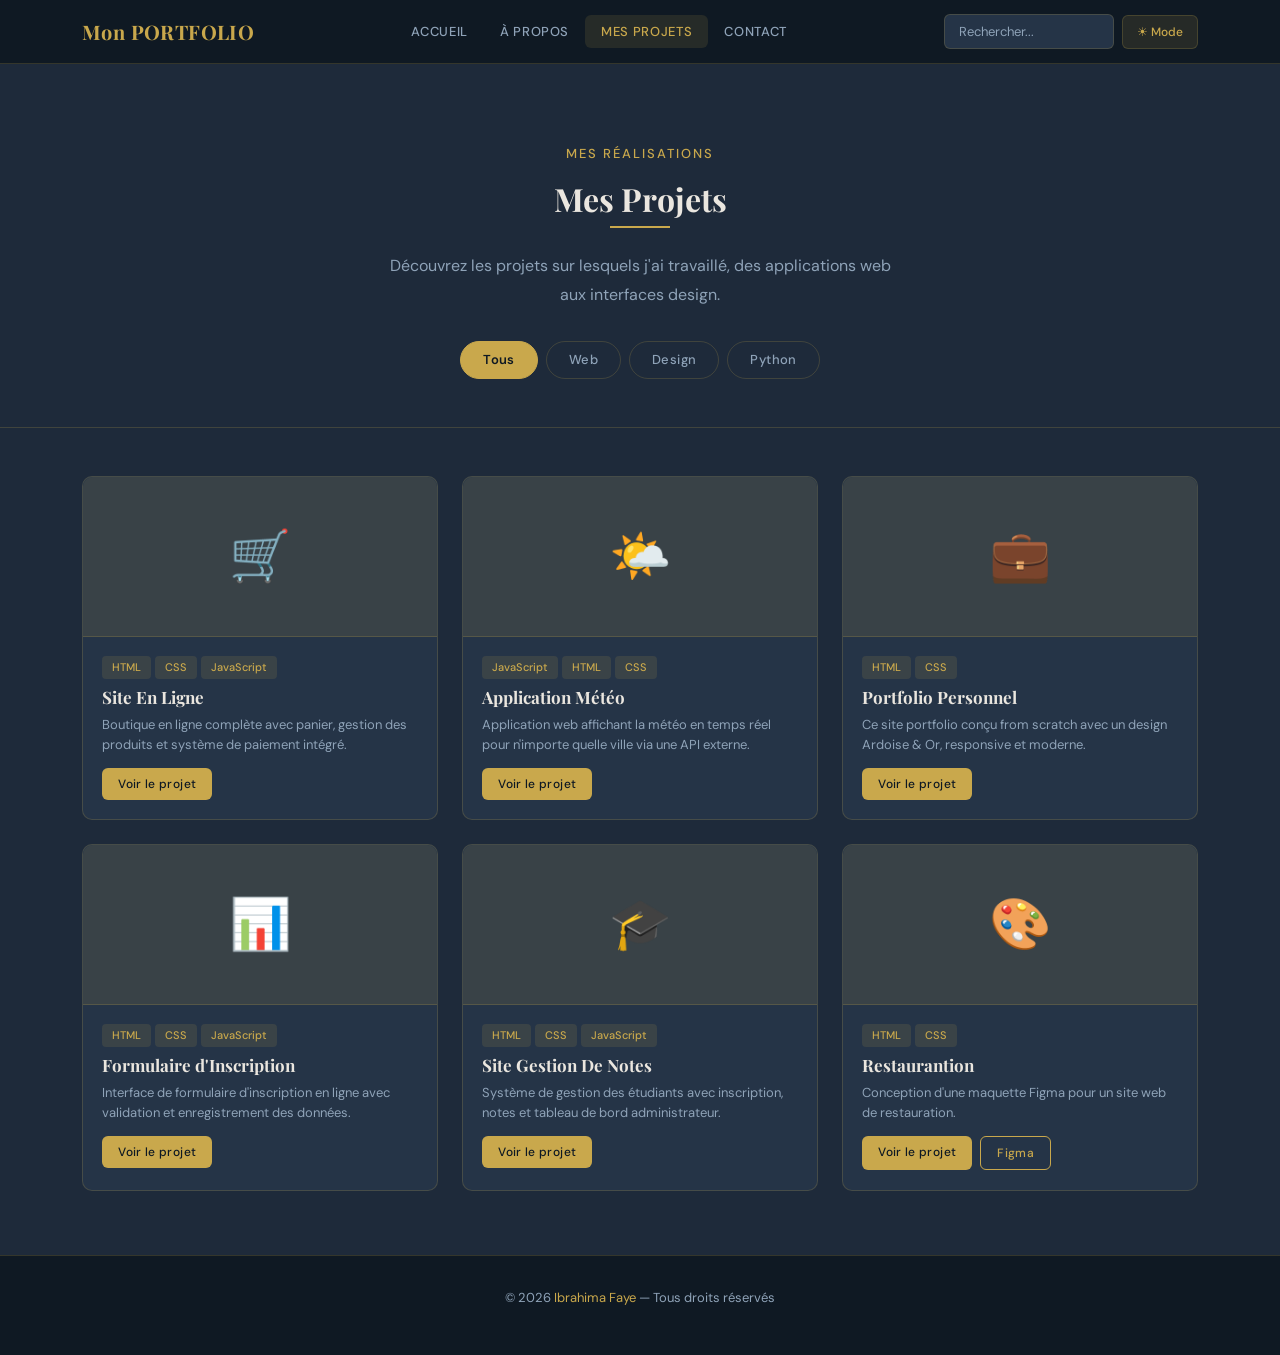
<file: MesProjets.html>
<!DOCTYPE html>
<html lang="fr">
<head>
  <meta charset="UTF-8" />
  <meta name="viewport" content="width=device-width, initial-scale=1.0"/>
  <title>Mes Projets — Ibrahima Faye</title>

  <!-- Google Fonts -->
  <link href="https://fonts.googleapis.com/css2?family=Playfair+Display:wght@400;700&family=DM+Sans:wght@300;400;500&display=swap" rel="stylesheet"/>

  <!-- Bootstrap 5 CDN -->
  <link href="https://cdn.jsdelivr.net/npm/bootstrap@5.3.0/dist/css/bootstrap.min.css" rel="stylesheet"/>

  <!-- CSS personnel -->
  <link rel="stylesheet" href="STYLE.css"/>
</head>
<body>

  <!-- NAVBAR -->
  <header>
    <nav class="navbar navbar-expand-lg fixed-top">
      <div class="container">

        <a class="navbar-logo" href="index.html">Mon PORTFOLIO</a>

        <button class="navbar-toggler" type="button" data-bs-toggle="collapse" data-bs-target="#navMenu">
          <span class="navbar-toggler-icon"></span>
        </button>

        <div class="collapse navbar-collapse" id="navMenu">
          <ul class="navbar-nav mx-auto">
            <li class="nav-item"><a class="nav-link" href="index.html">ACCUEIL</a></li>
            <li class="nav-item"><a class="nav-link" href="A Propos.html">À PROPOS</a></li>
            <li class="nav-item"><a class="nav-link active" href="MesProjets.html">MES PROJETS</a></li>
            <li class="nav-item"><a class="nav-link" href="Contact.html">CONTACT</a></li>
          </ul>
          <div class="d-flex align-items-center gap-2">
            <input type="text" class="nav-search" placeholder="Rechercher..."/>
            <button class="btn-mode" id="toggleMode">☀ Mode</button>
          </div>
        </div>

      </div>
    </nav>
  </header>

  <main>

    <!-- HERO PROJETS -->
    <section class="projets-hero fade-in">
      <div class="container text-center">
        <p class="ap-label">Mes réalisations</p>
        <h1 class="section-titre">Mes Projets</h1>
        <div class="hero-ligne mx-auto"></div>
        <p class="ap-description mx-auto">
          Découvrez les projets sur lesquels j'ai travaillé,
          des applications web aux interfaces design.
        </p>

        <!-- FILTRES -->
        <div class="filtres-wrapper">
          <button class="filtre active" data-filtre="tous">Tous</button>
          <button class="filtre" data-filtre="web">Web</button>
          <button class="filtre" data-filtre="design">Design</button>
          <button class="filtre" data-filtre="python">Python</button>
        </div>
      </div>
    </section>

    <!-- GRILLE PROJETS -->
    <section class="projets-liste">
      <div class="container">
        <div class="row g-4" id="projetsGrille">

          <div class="col-lg-4 col-md-6 col-filtrable fade-in">
            <article class="card projet-carte h-100" data-categorie="web">
              <div class="projet-image">🛒</div>
              <div class="card-body projet-info">
                <div class="projet-tags">
                  <span class="badge-tag">HTML</span>
                  <span class="badge-tag">CSS</span>
                  <span class="badge-tag">JavaScript</span>
                </div>
                <h2 class="card-title">Site En Ligne</h2>
                <p class="card-text">Boutique en ligne complète avec panier, gestion des produits et système de paiement intégré.</p>
                <div class="projet-liens">
                  <a href="Site de Vente.html" class="btn-or">Voir le projet</a>      
                </div>
              </div>
            </article>
          </div>

          <div class="col-lg-4 col-md-6 col-filtrable fade-in">
            <article class="card projet-carte h-100" data-categorie="web">
              <div class="projet-image">🌤️</div>
              <div class="card-body projet-info">
                <div class="projet-tags">
                  <span class="badge-tag">JavaScript</span>
                  <span class="badge-tag">HTML</span>
                  <span class="badge-tag">CSS</span>
                </div>
                <h2 class="card-title">Application Météo</h2>
                <p class="card-text">Application web affichant la météo en temps réel pour n'importe quelle ville via une API externe.</p>
                <div class="projet-liens">
                  <a href="AppliMeteo.html" class="btn-or">Voir le projet</a>
                  
                </div>
              </div>
            </article>
          </div>

          <div class="col-lg-4 col-md-6 col-filtrable fade-in">
            <article class="card projet-carte h-100" data-categorie="design">
              <div class="projet-image">💼</div>
              <div class="card-body projet-info">
                <div class="projet-tags">
                  <span class="badge-tag">HTML</span>
                  <span class="badge-tag">CSS</span>
                </div>
                <h2 class="card-title">Portfolio Personnel</h2>
                <p class="card-text">Ce site portfolio conçu from scratch avec un design Ardoise & Or, responsive et moderne.</p>
                <div class="projet-liens">
                  <a href="index.html" class="btn-or">Voir le projet</a>
              
                </div>
              </div>
            </article>
          </div>

          <div class="col-lg-4 col-md-6 col-filtrable fade-in">
            <article class="card projet-carte h-100" data-categorie="python">
              <div class="projet-image">📊</div>
              <div class="card-body projet-info">
                <div class="projet-tags">
                  <span class="badge-tag">HTML</span>
                  <span class="badge-tag">CSS</span>
                  <span class="badge-tag">JavaScript</span>
                </div>
                <h2 class="card-title">Formulaire d'Inscription</h2>
                <p class="card-text">Interface de formulaire d'inscription en ligne avec validation et enregistrement des données.</p>
                <div class="projet-liens">
                  <a href="FormInscript.html" class="btn-or">Voir le projet</a>

                </div>
              </div>
            </article>
          </div>

          <div class="col-lg-4 col-md-6 col-filtrable fade-in">
            <article class="card projet-carte h-100" data-categorie="web">
              <div class="projet-image">🎓</div>
              <div class="card-body projet-info">
                <div class="projet-tags">
                  <span class="badge-tag">HTML</span>
                  <span class="badge-tag">CSS</span>
                  <span class="badge-tag">JavaScript</span>
                </div>
                <h2 class="card-title">Site Gestion De Notes</h2>
                <p class="card-text">Système de gestion des étudiants avec inscription, notes et tableau de bord administrateur.</p>
                <div class="projet-liens">
                  <a href="Gestion Des Notes.html" class="btn-or">Voir le projet</a>
            
                </div>
              </div>
            </article>
          </div>

          <div class="col-lg-4 col-md-6 col-filtrable fade-in">
            <article class="card projet-carte h-100" data-categorie="design">
              <div class="projet-image">🎨</div>
              <div class="card-body projet-info">
                <div class="projet-tags">
                  <span class="badge-tag">HTML</span> 
                  <span class="badge-tag">CSS</span>
                </div>
                <h2 class="card-title">Restaurantion</h2>
                <p class="card-text">Conception d'une maquette Figma pour un site web de restauration.</p>
                <div class="projet-liens">
                  <a href="FastFood.html" class="btn-or">Voir le projet</a>
                  <a href="#" class="btn-contour">Figma</a>
                </div>
              </div>
            </article>
          </div>

        </div>
      </div>
    </section>

  </main>

  <!-- FOOTER -->
  <footer class="site-footer">
    <div class="container text-center">
      <p>© 2026 <span class="or">Ibrahima Faye</span> — Tous droits réservés</p>
    </div>
  </footer>

  <!-- Bootstrap JS -->
  <script src="https://cdn.jsdelivr.net/npm/bootstrap@5.3.0/dist/js/bootstrap.bundle.min.js"></script>
  
  <!-- JS externe -->
  <script src="script.js"></script>

</body>
</html>
</file>
<file: STYLE.css>
/* ════════════════════════════════
   VARIABLES — Thème Ardoise & Or
   ════════════════════════════════ */
:root {
  --noir:     #0F1923;
  --ardoise:  #1E2A3A;
  --ardoise2: #253447;
  --or:       #C9A84C;
  --or-clair: #E8C97A;
  --or-bg:    rgba(201, 168, 76, 0.12);
  --texte:    #EAE6DF;
  --muted:    #8FA3B8;
  --border:   rgba(201, 168, 76, 0.2);
}

/* Mode clair ( toggle JS) */
body.light-mode {
  --noir:    #F5F5F0;
  --ardoise: #FFFFFF;
  --ardoise2:#F0EFE8;
  --texte:   #1a1a1a;
  --muted:   #555555;
  --border:  rgba(201, 168, 76, 0.35);
}

/* ════════════════════════════════
   BASE
   ════════════════════════════════ */
* {
  box-sizing: border-box;
  margin: 0;
  padding: 0;
}

body {
  font-family: 'DM Sans', sans-serif;
  background: var(--ardoise);
  color: var(--texte);
  margin-top: 64px;
  transition: background 0.3s, color 0.3s;
}

/* ════════════════════════════════
           NAVBAR 
   ════════════════════════════════ */
.navbar {
  background: var(--noir) !important;
  border-bottom: 1px solid var(--border);
  height: 64px;
  padding: 0;
}

.navbar-logo {
  font-family: 'Playfair Display', serif;
  font-size: 20px;
  font-weight: 700;
  color: var(--or) !important;
  text-decoration: none;
  letter-spacing: 0.02em;
}

.nav-link {
  font-size: 13px;
  font-weight: 500;
  letter-spacing: 0.05em;
  color: var(--muted) !important;
  border-radius: 6px;
  padding: 7px 16px !important;
  transition: background 0.2s, color 0.2s;
}

.nav-link:hover,
.nav-link.active {
  background: var(--or-bg) !important;
  color: var(--or) !important;
}

.navbar-toggler {
  border-color: var(--or) !important;
}

.navbar-toggler-icon {
  filter: invert(70%) sepia(50%) saturate(400%) hue-rotate(10deg);
}

.nav-search {
  padding: 7px 14px;
  background: var(--ardoise2);
  border: 1px solid var(--border);
  border-radius: 6px;
  color: var(--texte);
  font-size: 13px;
  font-family: 'DM Sans', sans-serif;
  outline: none;
  width: 170px;
  transition: border-color 0.2s;
}

.nav-search::placeholder { color: var(--muted); }
.nav-search:focus { border-color: var(--or); }

/* Bouton mode*/
.btn-mode {
  padding: 7px 14px;
  font-size: 12px;
  font-weight: 500;
  color: var(--or);
  background: var(--or-bg);
  border: 1px solid var(--border);
  border-radius: 6px;
  cursor: pointer;
  white-space: nowrap;
  transition: background 0.2s;
}

.btn-mode:hover { background: rgba(201, 168, 76, 0.22); }

/* ── Menu mobile : fond visible ── */
@media (max-width: 991px) {
  .navbar-collapse {
    background: var(--noir);
    border-top: 1px solid var(--border);
    border-bottom: 1px solid var(--border);
    padding: 1rem 1.2rem;
    position: absolute;
    top: 64px;
    left: 0;
    right: 0;
    z-index: 999;
  }
  .navbar-nav { margin-bottom: 1rem; }
  .nav-link { padding: 10px 12px !important; border-radius: 6px; }
  .nav-search { width: 100%; margin-bottom: 8px; }
  .d-flex.align-items-center { flex-direction: column; align-items: stretch !important; gap: 8px; }
  .btn-mode { width: 100%; text-align: center; }
}

/* ════════════════════════════════
   SECTIONS 
   ════════════════════════════════ */
.section-titre {
  font-family: 'Playfair Display', serif;
  font-size: 32px;
  font-weight: 700;
  color: var(--texte);
  margin-bottom: 8px;
}

.section-sous-titre {
  font-size: 14px;
  color: var(--muted);
  margin-bottom: 2.5rem;
  letter-spacing: 0.05em;
}

/* ════════════════════════════════
             HERO 
   ════════════════════════════════ */
.hero {
  padding: 5rem 0;
  background: var(--ardoise);
  border-bottom: 1px solid var(--border);
  min-height: calc(100vh - 64px);
  display: flex;
  align-items: center;
}

.hero-salut {
  font-size: 13px;
  font-weight: 500;
  letter-spacing: 0.15em;
  color: var(--or);
  text-transform: uppercase;
  margin-bottom: 16px;
}

.hero-nom {
  font-family: 'Playfair Display', serif;
  font-size: 52px;
  font-weight: 700;
  color: var(--texte);
  line-height: 1.1;
  letter-spacing: -0.01em;
  margin-bottom: 12px;
}

.hero-titre {
  font-size: 18px;
  font-weight: 300;
  color: var(--muted);
  margin-bottom: 24px;
}

.hero-ligne {
  width: 60px;
  height: 2px;
  background: var(--or);
  margin-bottom: 24px;
}

.hero-description {
  font-size: 16px;
  color: var(--muted);
  line-height: 1.7;
  max-width: 480px;
  margin-bottom: 2.5rem;
}

.hero-boutons {
  display: flex;
  gap: 12px;
  flex-wrap: wrap;
  margin-bottom: 2rem;
}

.hero-reseaux {
  display: flex;
  gap: 20px;
}

.hero-reseaux a {
  font-size: 13px;
  font-weight: 500;
  color: var(--muted);
  text-decoration: none;
  letter-spacing: 0.05em;
  text-transform: uppercase;
  transition: color 0.2s;
}

.hero-reseaux a:hover { color: var(--or); }

/* Photo cercle  */
.photo-cercle {
  width: 300px;
  height: 300px;
  border-radius: 50%;
  border: 3px solid var(--or);
  object-fit: cover;
  background: var(--ardoise2);
}

/* ════════════════════════════════
   BOUTONS 
   ════════════════════════════════ */
.btn-or {
  display: inline-block;
  padding: 12px 28px;
  font-size: 14px;
  font-weight: 500;
  font-family: 'DM Sans', sans-serif;
  color: var(--noir);
  background: var(--or);
  border: none;
  border-radius: 6px;
  cursor: pointer;
  text-decoration: none;
  letter-spacing: 0.03em;
  transition: background 0.2s;
}

.btn-or:hover { background: var(--or-clair); color: var(--noir); }

.btn-contour {
  display: inline-block;
  padding: 12px 28px;
  font-size: 14px;
  font-weight: 500;
  font-family: 'DM Sans', sans-serif;
  color: var(--or);
  background: transparent;
  border: 1px solid var(--or);
  border-radius: 6px;
  cursor: pointer;
  text-decoration: none;
  letter-spacing: 0.03em;
  transition: background 0.2s;
}

.btn-contour:hover { background: var(--or-bg); color: var(--or); }

/* ════════════════════════════════
   COMPÉTENCES 
   ════════════════════════════════ */
.competences {
  padding: 4rem 0;
  background: var(--noir);
  border-bottom: 1px solid var(--border);
}

.competences-liste {
  display: flex;
  justify-content: center;
  flex-wrap: wrap; 
  gap: 12px;
}

.badge-comp {
  padding: 8px 22px;
  background: var(--or-bg);
  color: var(--or);
  border: 1px solid var(--border);
  border-radius: 999px;
  font-size: 13px;
  font-weight: 500;
  letter-spacing: 0.05em;
  transition: background 0.2s;
}

.badge-comp:hover { background: rgba(201, 168, 76, 0.22); }

/* ════════════════════════════════
   PROJETS
   ════════════════════════════════ */
.projets {
  padding: 4rem 0;
  background: var(--ardoise);
  border-bottom: 1px solid var(--border);
}

.projet-carte {
  background: var(--ardoise2) !important;
  border: 1px solid var(--border) !important;
  border-radius: 10px !important;
  transition: border-color 0.2s, transform 0.2s;
}

.projet-carte:hover {
  border-color: var(--or) !important;
  transform: translateY(-4px);
}

.projet-image {
  width: 100%;
  height: 160px;
  background: var(--or-bg);
  display: flex;
  align-items: center;
  justify-content: center;
  font-size: 50px;
  border-bottom: 1px solid var(--border);
  border-radius: 10px 10px 0 0;
}

.projet-info { padding: 1.2rem; }

.projet-carte .card-title {
  font-family: 'Playfair Display', serif;
  font-size: 17px;
  font-weight: 700;
  color: var(--texte);
  margin-bottom: 8px;
  margin-top: 8px;
}

.projet-carte .card-text {
  font-size: 13px;
  color: var(--muted);
  margin-bottom: 14px;
  line-height: 1.5;
}

/* Tags  */
.projet-tags {
  display: flex;
  flex-wrap: wrap;
  gap: 4px;
  margin-bottom: 8px;
}

.badge-tag {
  padding: 3px 10px;
  background: var(--or-bg);
  color: var(--or);
  border-radius: 4px;
  font-size: 11px;
  font-weight: 500;
}

.projet-liens {
  display: flex;
  gap: 8px;
  flex-wrap: wrap;
}

.projet-liens .btn-or,
.projet-liens .btn-contour {
  padding: 7px 16px;
  font-size: 12px;
}

/* ════════════════════════════════
   FOOTER 
   ════════════════════════════════ */
.site-footer {
  padding: 2rem 0;
  background: var(--noir);
  font-size: 13px;
  color: var(--muted);
  border-top: 1px solid var(--border);
}

.or { color: var(--or); }

/* ════════════════════════════════
   ANIMATION SCROLL 
   ════════════════════════════════ */
.fade-in {
  opacity: 0;
  transform: translateY(24px);
  transition: opacity 0.6s ease, transform 0.6s ease;
}

.fade-in.visible {
  opacity: 1;
  transform: translateY(0);
}

/* ════════════════════════════════
   RESPONSIVE
   ════════════════════════════════ */
@media (max-width: 768px) {
  .hero-nom  { font-size: 36px; }
  .hero      { min-height: auto; padding: 3rem 0; }
  .photo-cercle { width: 200px; height: 200px; margin-top: 2rem; }
  .hero-boutons { flex-direction: column; }
  .section-titre { font-size: 24px; }
}

@media (max-width: 375px) {
  .hero-nom  { font-size: 26px; }
  .nav-search { display: none; }
}



/* ════════════════════════════════
   about.css — Page À Propos
   Thème Ardoise & Or 
   ════════════════════════════════ */

/* ── HERO À PROPOS ── */
.ap-hero {
  padding: 5rem 0;
  background: var(--ardoise);
  border-bottom: 1px solid var(--border);
}

.ap-label {
  font-size: 13px;
  font-weight: 500;
  letter-spacing: 0.15em;
  color: var(--or);
  text-transform: uppercase;
  margin-bottom: 16px;
}

.ap-nom {
  font-family: 'Playfair Display', serif;
  font-size: 48px;
  font-weight: 700;
  color: var(--texte);
  line-height: 1.1;
  margin-bottom: 10px;
}

.ap-titre {
  font-size: 18px;
  font-weight: 300;
  color: var(--muted);
  margin-bottom: 24px;
}

.ap-ligne {
  width: 60px;
  height: 2px;
  background: var(--or);
  margin-bottom: 24px;
}

.ap-description {
  font-size: 16px;
  color: var(--muted);
  line-height: 1.8;
  max-width: 520px;
  margin-bottom: 2rem;
}

/* ── INFORMATIONS PERSONNELLES ── */
.infos {
  padding: 4rem 0;
  background: var(--noir);
  border-bottom: 1px solid var(--border);
}

.info-carte {
  background: var(--ardoise2) !important;
  border: 1px solid var(--border) !important;
  border-radius: 10px !important;
  transition: border-color 0.2s, transform 0.2s;
}

.info-carte:hover {
  border-color: var(--or) !important;
  transform: translateY(-3px);
}

.info-icone {
  font-size: 28px;
  margin-bottom: 12px;
}

.info-carte h3 {
  font-family: 'Playfair Display', serif;
  font-size: 16px;
  color: var(--or);
  margin-bottom: 10px;
}

.info-carte ul {
  list-style: none;
  padding: 0;
}

.info-carte ul li {
  font-size: 13px;
  color: var(--muted);
  margin-bottom: 5px;
  padding-left: 14px;
  position: relative;
}

.info-carte ul li::before {
  content: '—';
  position: absolute;
  left: 0;
  color: var(--or);
  font-size: 10px;
}

/* ── COMPÉTENCES AVEC BARRES ── */
.competences-barres {
  padding: 4rem 0;
  background: var(--ardoise);
  border-bottom: 1px solid var(--border);
}

.comp-item {
  margin-bottom: 1.5rem;
}

.comp-header {
  display: flex;
  justify-content: space-between;
  margin-bottom: 8px;
}

.comp-nom {
  font-size: 14px;
  font-weight: 500;
  color: var(--texte);
}

.comp-pct {
  font-size: 13px;
  font-weight: 500;
  color: var(--or);
}

.barre-fond {
  width: 100%;
  height: 6px;
  background: var(--ardoise2);
  border-radius: 999px;
  overflow: hidden;
}

.barre-rempli {
  height: 100%;
  background: linear-gradient(90deg, var(--or), var(--or-clair));
  border-radius: 999px;
}

/* ── TIMELINE EXPÉRIENCES ── */
.experiences {
  padding: 4rem 0;
  background: var(--noir);
  border-bottom: 1px solid var(--border);
}

.timeline {
  position: relative;
  padding-left: 2rem;
}

.timeline::before {
  content: '';
  position: absolute;
  left: 6px;
  top: 0;
  bottom: 0;
  width: 1px;
  background: var(--border);
}

.timeline-item {
  position: relative;
  margin-bottom: 2rem;
}

.timeline-item:last-child { margin-bottom: 0; }

.timeline-point {
  position: absolute;
  left: -2rem;
  top: 8px;
  width: 12px;
  height: 12px;
  border-radius: 50%;
  background: var(--or);
  border: 2px solid var(--noir);
}

.timeline-contenu {
  background: var(--ardoise2);
  border: 1px solid var(--border);
  border-radius: 10px;
  padding: 1.2rem 1.5rem;
  transition: border-color 0.2s;
}

.timeline-contenu:hover { border-color: var(--or); }

.timeline-date {
  font-size: 12px;
  font-weight: 500;
  color: var(--or);
  letter-spacing: 0.1em;
  text-transform: uppercase;
  display: block;
  margin-bottom: 6px;
}

.timeline-contenu h3 {
  font-family: 'Playfair Display', serif;
  font-size: 17px;
  color: var(--texte);
  margin-bottom: 4px;
}

.timeline-contenu p {
  font-size: 13px;
  color: var(--muted);
  margin: 0;
}

.timeline-desc {
  margin-top: 8px !important;
  line-height: 1.6;
}

/* ── RESPONSIVE ── */
@media (max-width: 768px) {
  .ap-nom { font-size: 34px; }
  .ap-hero { padding: 3rem 0; }
}




/* ════════════════════════════════
   VARIABLES — Thème Ardoise & Or
   
   ════════════════════════════════ */
:root {
  --noir:     #0F1923;
  --ardoise:  #1E2A3A;
  --ardoise2: #253447;
  --or:       #C9A84C;
  --or-clair: #E8C97A;
  --or-bg:    rgba(201, 168, 76, 0.12);
  --texte:    #EAE6DF;
  --muted:    #8FA3B8;
  --border:   rgba(201, 168, 76, 0.2);
}

/* Mode clair ( toggle JS) */
body.light-mode {
  --noir:    #F5F5F0;
  --ardoise: #FFFFFF;
  --ardoise2:#F0EFE8;
  --texte:   #1a1a1a;
  --muted:   #555555;
  --border:  rgba(201, 168, 76, 0.35);
}

/* ════════════════════════════════
   BASE
   ════════════════════════════════ */
* {
  box-sizing: border-box;
  margin: 0;
  padding: 0;
}

body {
  font-family: 'DM Sans', sans-serif;
  background: var(--ardoise);
  color: var(--texte);
  margin-top: 64px;
  transition: background 0.3s, color 0.3s;
}

/* ════════════════════════════════
   NAVBAR 
   ════════════════════════════════ */
.navbar {
  background: var(--noir) !important;
  border-bottom: 1px solid var(--border);
  height: 64px;
  padding: 0;
}

.navbar-logo {
  font-family: 'Playfair Display', serif;
  font-size: 20px;
  font-weight: 700;
  color: var(--or) !important;
  text-decoration: none;
  letter-spacing: 0.02em;
}

.nav-link {
  font-size: 13px;
  font-weight: 500;
  letter-spacing: 0.05em;
  color: var(--muted) !important;
  border-radius: 6px;
  padding: 7px 16px !important;
  transition: background 0.2s, color 0.2s;
}

.nav-link:hover,
.nav-link.active {
  background: var(--or-bg) !important;
  color: var(--or) !important;
}

.navbar-toggler {
  border-color: var(--or) !important;
}

.navbar-toggler-icon {
  filter: invert(70%) sepia(50%) saturate(400%) hue-rotate(10deg);
}

.nav-search {
  padding: 7px 14px;
  background: var(--ardoise2);
  border: 1px solid var(--border);
  border-radius: 6px;
  color: var(--texte);
  font-size: 13px;
  font-family: 'DM Sans', sans-serif;
  outline: none;
  width: 170px;
  transition: border-color 0.2s;
}

.nav-search::placeholder { color: var(--muted); }
.nav-search:focus { border-color: var(--or); }

/* Bouton mode */
.btn-mode {
  padding: 7px 14px;
  font-size: 12px;
  font-weight: 500;
  color: var(--or);
  background: var(--or-bg);
  border: 1px solid var(--border);
  border-radius: 6px;
  cursor: pointer;
  white-space: nowrap;
  transition: background 0.2s;
}

.btn-mode:hover { background: rgba(201, 168, 76, 0.22); }

/* ════════════════════════════════
   SECTIONS 
   ════════════════════════════════ */
.section-titre {
  font-family: 'Playfair Display', serif;
  font-size: 32px;
  font-weight: 700;
  color: var(--texte);
  margin-bottom: 8px;
}

.section-sous-titre {
  font-size: 14px;
  color: var(--muted);
  margin-bottom: 2.5rem;
  letter-spacing: 0.05em;
}

/* ════════════════════════════════
   HERO 
   ════════════════════════════════ */
.hero {
  padding: 5rem 0;
  background: var(--ardoise);
  border-bottom: 1px solid var(--border);
  min-height: calc(100vh - 64px);
  display: flex;
  align-items: center;
}

.hero-salut {
  font-size: 13px;
  font-weight: 500;
  letter-spacing: 0.15em;
  color: var(--or);
  text-transform: uppercase;
  margin-bottom: 16px;
}

.hero-nom {
  font-family: 'Playfair Display', serif;
  font-size: 52px;
  font-weight: 700;
  color: var(--texte);
  line-height: 1.1;
  letter-spacing: -0.01em;
  margin-bottom: 12px;
}

.hero-titre {
  font-size: 18px;
  font-weight: 300;
  color: var(--muted);
  margin-bottom: 24px;
}

.hero-ligne {
  width: 60px;
  height: 2px;
  background: var(--or);
  margin-bottom: 24px;
}

.hero-description {
  font-size: 16px;
  color: var(--muted);
  line-height: 1.7;
  max-width: 480px;
  margin-bottom: 2.5rem;
}

.hero-boutons {
  display: flex;
  gap: 12px;
  flex-wrap: wrap;
  margin-bottom: 2rem;
}

.hero-reseaux {
  display: flex;
  gap: 20px;
}

.hero-reseaux a {
  font-size: 13px;
  font-weight: 500;
  color: var(--muted);
  text-decoration: none;
  letter-spacing: 0.05em;
  text-transform: uppercase;
  transition: color 0.2s;
}

.hero-reseaux a:hover { color: var(--or); }

/* Photo cercle */
.photo-cercle {
  width: 300px;
  height: 300px;
  border-radius: 50%;
  border: 3px solid var(--or);
  object-fit: cover;
  background: var(--ardoise2);
}

/* ════════════════════════════════
   BOUTONS
   ════════════════════════════════ */
.btn-or {
  display: inline-block;
  padding: 12px 28px;
  font-size: 14px;
  font-weight: 500;
  font-family: 'DM Sans', sans-serif;
  color: var(--noir);
  background: var(--or);
  border: none;
  border-radius: 6px;
  cursor: pointer;
  text-decoration: none;
  letter-spacing: 0.03em;
  transition: background 0.2s;
}

.btn-or:hover { background: var(--or-clair); color: var(--noir); }

.btn-contour {
  display: inline-block;
  padding: 12px 28px;
  font-size: 14px;
  font-weight: 500;
  font-family: 'DM Sans', sans-serif;
  color: var(--or);
  background: transparent;
  border: 1px solid var(--or);
  border-radius: 6px;
  cursor: pointer;
  text-decoration: none;
  letter-spacing: 0.03em;
  transition: background 0.2s;
}

.btn-contour:hover { background: var(--or-bg); color: var(--or); }

/* ════════════════════════════════
   COMPÉTENCES 
   ════════════════════════════════ */
.competences {
  padding: 4rem 0;
  background: var(--noir);
  border-bottom: 1px solid var(--border);
}

.competences-liste {
  display: flex;
  justify-content: center;
  flex-wrap: wrap;
  gap: 12px;
}

.badge-comp {
  padding: 8px 22px;
  background: var(--or-bg);
  color: var(--or);
  border: 1px solid var(--border);
  border-radius: 999px;
  font-size: 13px;
  font-weight: 500;
  letter-spacing: 0.05em;
  transition: background 0.2s;
}

.badge-comp:hover { background: rgba(201, 168, 76, 0.22); }

/* ════════════════════════════════
   PROJETS 
   ════════════════════════════════ */
.projets {
  padding: 4rem 0;
  background: var(--ardoise);
  border-bottom: 1px solid var(--border);
}

.projet-carte {
  background: var(--ardoise2) !important;
  border: 1px solid var(--border) !important;
  border-radius: 10px !important;
  transition: border-color 0.2s, transform 0.2s;
}

.projet-carte:hover {
  border-color: var(--or) !important;
  transform: translateY(-4px);
}

.projet-image {
  width: 100%;
  height: 160px;
  background: var(--or-bg);
  display: flex;
  align-items: center;
  justify-content: center;
  font-size: 50px;
  border-bottom: 1px solid var(--border);
  border-radius: 10px 10px 0 0;
}

.projet-info { padding: 1.2rem; }

.projet-carte .card-title {
  font-family: 'Playfair Display', serif;
  font-size: 17px;
  font-weight: 700;
  color: var(--texte);
  margin-bottom: 8px;
  margin-top: 8px;
}

.projet-carte .card-text {
  font-size: 13px;
  color: var(--muted);
  margin-bottom: 14px;
  line-height: 1.5;
}

/* Tags */
.projet-tags {
  display: flex;
  flex-wrap: wrap;
  gap: 4px;
  margin-bottom: 8px;
}

.badge-tag {
  padding: 3px 10px;
  background: var(--or-bg);
  color: var(--or);
  border-radius: 4px;
  font-size: 11px;
  font-weight: 500;
}

.projet-liens {
  display: flex;
  gap: 8px;
  flex-wrap: wrap;
}

.projet-liens .btn-or,
.projet-liens .btn-contour {
  padding: 7px 16px;
  font-size: 12px;
}

/* ════════════════════════════════
   FOOTER 
   ════════════════════════════════ */
.site-footer {
  padding: 2rem 0;
  background: var(--noir);
  font-size: 13px;
  color: var(--muted);
  border-top: 1px solid var(--border);
}

.or { color: var(--or); }

/* ════════════════════════════════
   ANIMATION SCROLL 
   ════════════════════════════════ */
.fade-in { 
  opacity: 0;
  transform: translateY(24px);
  transition: opacity 0.6s ease, transform 0.6s ease;
}

.fade-in.visible {
  opacity: 1;
  transform: translateY(0);
}

/* ════════════════════════════════
   RESPONSIVE
   ════════════════════════════════ */
@media (max-width: 768px) {
  .hero-nom  { font-size: 36px; }
  .hero      { min-height: auto; padding: 3rem 0; }
  .photo-cercle { width: 200px; height: 200px; margin-top: 2rem; }
  .hero-boutons { flex-direction: column; }
  .section-titre { font-size: 24px; }
}

@media (max-width: 375px) {
  .hero-nom  { font-size: 26px; }
  .nav-search { display: none; }
}

/* ════════════════════════════════
   PAGE PROJETS
   ════════════════════════════════ */

/* Hero projets */
.projets-hero {
  padding: 5rem 0 3rem;
  background: var(--ardoise);
  border-bottom: 1px solid var(--border);
}

.ap-label {
  font-size: 13px;
  font-weight: 500;
  letter-spacing: 0.15em;
  color: var(--or);
  text-transform: uppercase;
  margin-bottom: 16px;
}

.ap-description {
  font-size: 16px;
  color: var(--muted);
  line-height: 1.8;
  max-width: 520px;
  margin-bottom: 2rem;
}

/* Filtres */
.filtres-wrapper {
  display: flex;
  justify-content: center;
  flex-wrap: wrap;
  gap: 8px;
  margin-top: 1.5rem;
}

.filtre {
  padding: 8px 22px;
  font-size: 13px;
  font-weight: 500;
  font-family: 'DM Sans', sans-serif;
  color: var(--muted);
  background: transparent;
  border: 1px solid var(--border);
  border-radius: 999px;
  cursor: pointer;
  transition: all 0.2s;
  letter-spacing: 0.03em;
}

.filtre:hover {
  border-color: var(--or);
  color: var(--or);
}

.filtre.active {
  background: var(--or);
  color: var(--noir);
  border-color: var(--or);
  font-weight: 600;
}

/* Liste projets */
.projets-liste {
  padding: 3rem 0 4rem;
  background: var(--ardoise);
}

/* ════════════════════════════════
   PAGE À PROPOS
   ════════════════════════════════ */
.ap-hero {
  padding: 5rem 0;
  background: var(--ardoise);
  border-bottom: 1px solid var(--border);
}

.ap-nom {
  font-family: 'Playfair Display', serif;
  font-size: 48px;
  font-weight: 700;
  color: var(--texte);
  line-height: 1.1;
  margin-bottom: 10px;
}

.ap-titre {
  font-size: 18px;
  font-weight: 300;
  color: var(--muted);
  margin-bottom: 24px;
}

.ap-ligne {
  width: 60px;
  height: 2px;
  background: var(--or);
  margin-bottom: 24px;
}

/* Infos personnelles */
.infos {
  padding: 4rem 0;
  background: var(--noir);
  border-bottom: 1px solid var(--border);
}

.info-carte {
  background: var(--ardoise2) !important;
  border: 1px solid var(--border) !important;
  border-radius: 10px !important;
  transition: border-color 0.2s, transform 0.2s;
}

.info-carte:hover {
  border-color: var(--or) !important;
  transform: translateY(-3px);
}

.info-icone { font-size: 28px; margin-bottom: 12px; }

.info-carte h3 {
  font-family: 'Playfair Display', serif;
  font-size: 16px;
  color: var(--or);
  margin-bottom: 10px;
}

.info-carte ul { list-style: none; padding: 0; }

.info-carte ul li {
  font-size: 13px;
  color: var(--muted);
  margin-bottom: 5px;
  padding-left: 14px;
  position: relative;
}

.info-carte ul li::before {
  content: '—';
  position: absolute;
  left: 0;
  color: var(--or);
  font-size: 10px;
}

/* Barres compétences */
.competences-barres {
  padding: 4rem 0;
  background: var(--ardoise);
  border-bottom: 1px solid var(--border);
}

.comp-item { margin-bottom: 1.5rem; }

.comp-header {
  display: flex;
  justify-content: space-between;
  margin-bottom: 8px;
}

.comp-nom { font-size: 14px; font-weight: 500; color: var(--texte); }
.comp-pct { font-size: 13px; font-weight: 500; color: var(--or); }

.barre-fond {
  width: 100%;
  height: 6px;
  background: var(--ardoise2);
  border-radius: 999px;
  overflow: hidden;
}

.barre-rempli {
  height: 100%;
  background: linear-gradient(90deg, var(--or), var(--or-clair));
  border-radius: 999px;
}

/* Timeline */
.experiences {
  padding: 4rem 0;
  background: var(--noir);
  border-bottom: 1px solid var(--border);
}

.timeline {
  position: relative;
  padding-left: 2rem;
}

.timeline::before {
  content: '';
  position: absolute;
  left: 6px; top: 0; bottom: 0;
  width: 1px;
  background: var(--border);
}

.timeline-item {
  position: relative;
  margin-bottom: 2rem;
}

.timeline-item:last-child { margin-bottom: 0; }

.timeline-point {
  position: absolute;
  left: -2rem;
  top: 8px;
  width: 12px;
  height: 12px;
  border-radius: 50%;
  background: var(--or);
  border: 2px solid var(--noir);
}

.timeline-contenu {
  background: var(--ardoise2);
  border: 1px solid var(--border);
  border-radius: 10px;
  padding: 1.2rem 1.5rem;
  transition: border-color 0.2s;
}

.timeline-contenu:hover { border-color: var(--or); }

.timeline-date {
  font-size: 12px;
  font-weight: 500;
  color: var(--or);
  letter-spacing: 0.1em;
  text-transform: uppercase;
  display: block;
  margin-bottom: 6px;
}

.timeline-contenu h3 {
  font-family: 'Playfair Display', serif;
  font-size: 17px;
  color: var(--texte);
  margin-bottom: 4px;
}

.timeline-contenu p { font-size: 13px; color: var(--muted); margin: 0; }
.timeline-desc { margin-top: 8px !important; line-height: 1.6; }

@media (max-width: 768px) {
  .ap-nom { font-size: 34px; }
  .ap-hero { padding: 3rem 0; }
  .projets-hero { padding: 3rem 0 2rem; }
}
</file>
